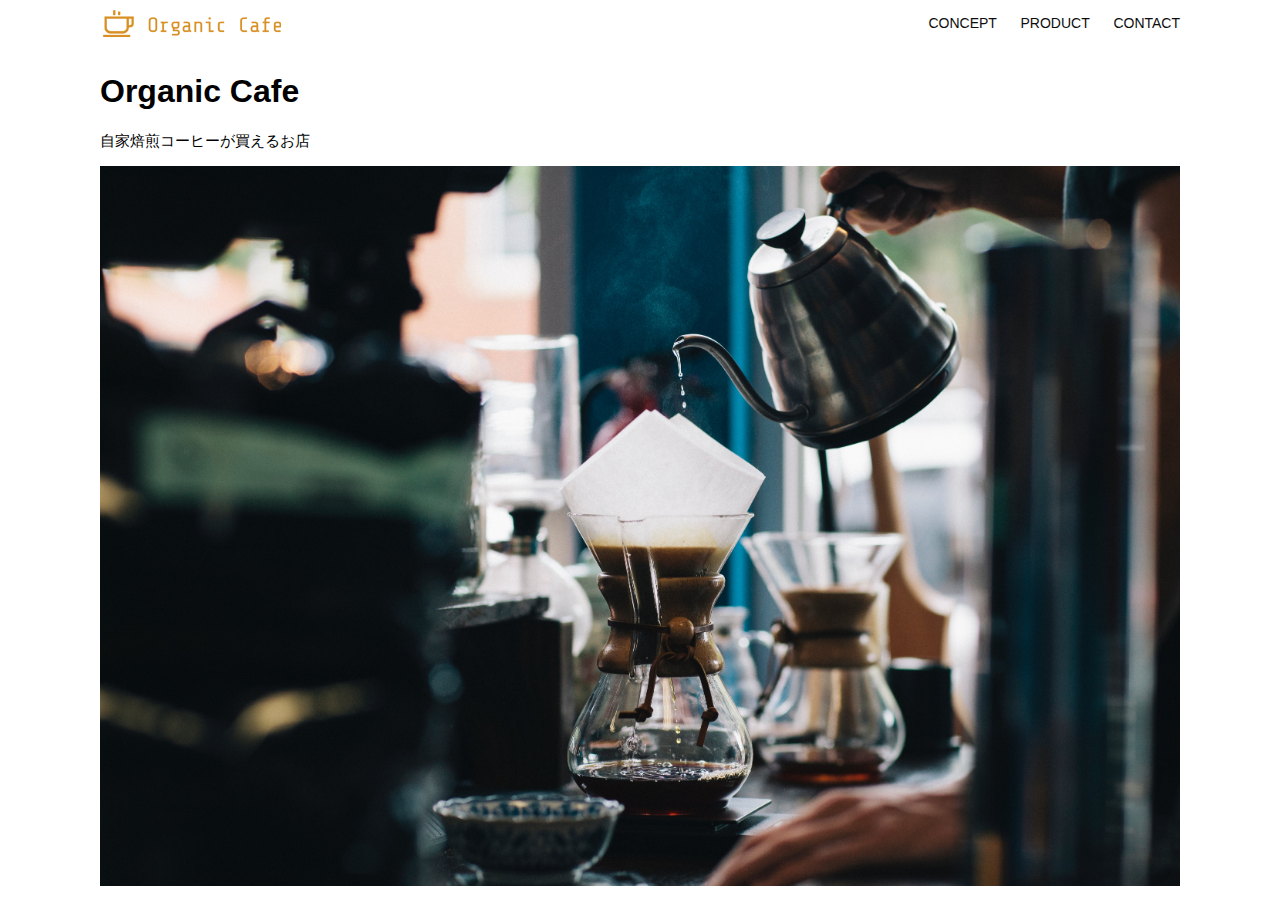
<file: html-css-kadai_013/index.html>
<!DOCTYPE html>
<html>
  <head>
    <title>Organic Cafe</title>
    <meta charset="UTF-8" />
    <meta name="description" content="自家焙煎のコーヒーがお家で楽しめるOrganic Cafe"/>
    <meta name="viewport" content="width=device-width, initial-scale=1.0" />
    <link rel="stylesheet" href="style.css" />
  </head>
  <body>
    <!-- ヘッダー -->
    <header>
      <!-- ロゴ -->
      <a href="index.html" id="logo"><img src="images/logo.png" alt="トップページに戻る"/></a>

      <!-- PC用ナビゲーション -->
      <nav id="nav-pc">
        <a href="index.html#concept">CONCEPT</a>
        <a href="index.html#product">PRODUCT</a>
        <a href="index.html#contact">CONTACT</a>
      </nav>
      <!-- スマホ用メニューボタン -->
       <img id="menu-sp" onclick="document.getElementById('nav-sp').style.display = 'block'" src="images/button-menu.png" alt="ナビゲーションを開く">
       <!-- SP向けのナビゲーション -->
        <nav id="nav-sp">
          <img id="close" onclick="document.getElementById('nav-sp').style.display = 'none'" src="images/button-close.png" alt="ナビゲーションを閉じる">
          <ul>
          <li><a id="logo-sp" href="index.html" onclick="document.getElementById('nav-sp').style.display = 'none'" ><img src="images/logo-sp.png" alt="トップページに戻る"></a></li>
          <li><a class="menu" href="index.html#concept" onclick="document.getElementById('nav-sp').style.display = 'none'">CONSEPT</a></li>
          <li><a class="menu" href="index.html#product" onclick="document.getElementById('nav-sp').style.display = 'none'">PRODUCT</a></li>
          <li><a class="menu" href="index.html#contact" onclick="document.getElementById('nav-sp').style.display = 'none'">CONTACT</a></li>
        </ul>
        </nav>
    </header>

    <main>
      <article>
        <!-- メインビジュアル -->
        <section id="main-visual">
          <div id="main-message">
            <h1>Organic Cafe</h1>
            <p>自家焙煎コーヒーが買えるお店</p>
          </div>
          <img src="images/main-image.jpg" alt="コーヒーをハンドドリップで淹れる画像"/>
        </section>
      </article>
    </main>
  </body>
</html>
</file>
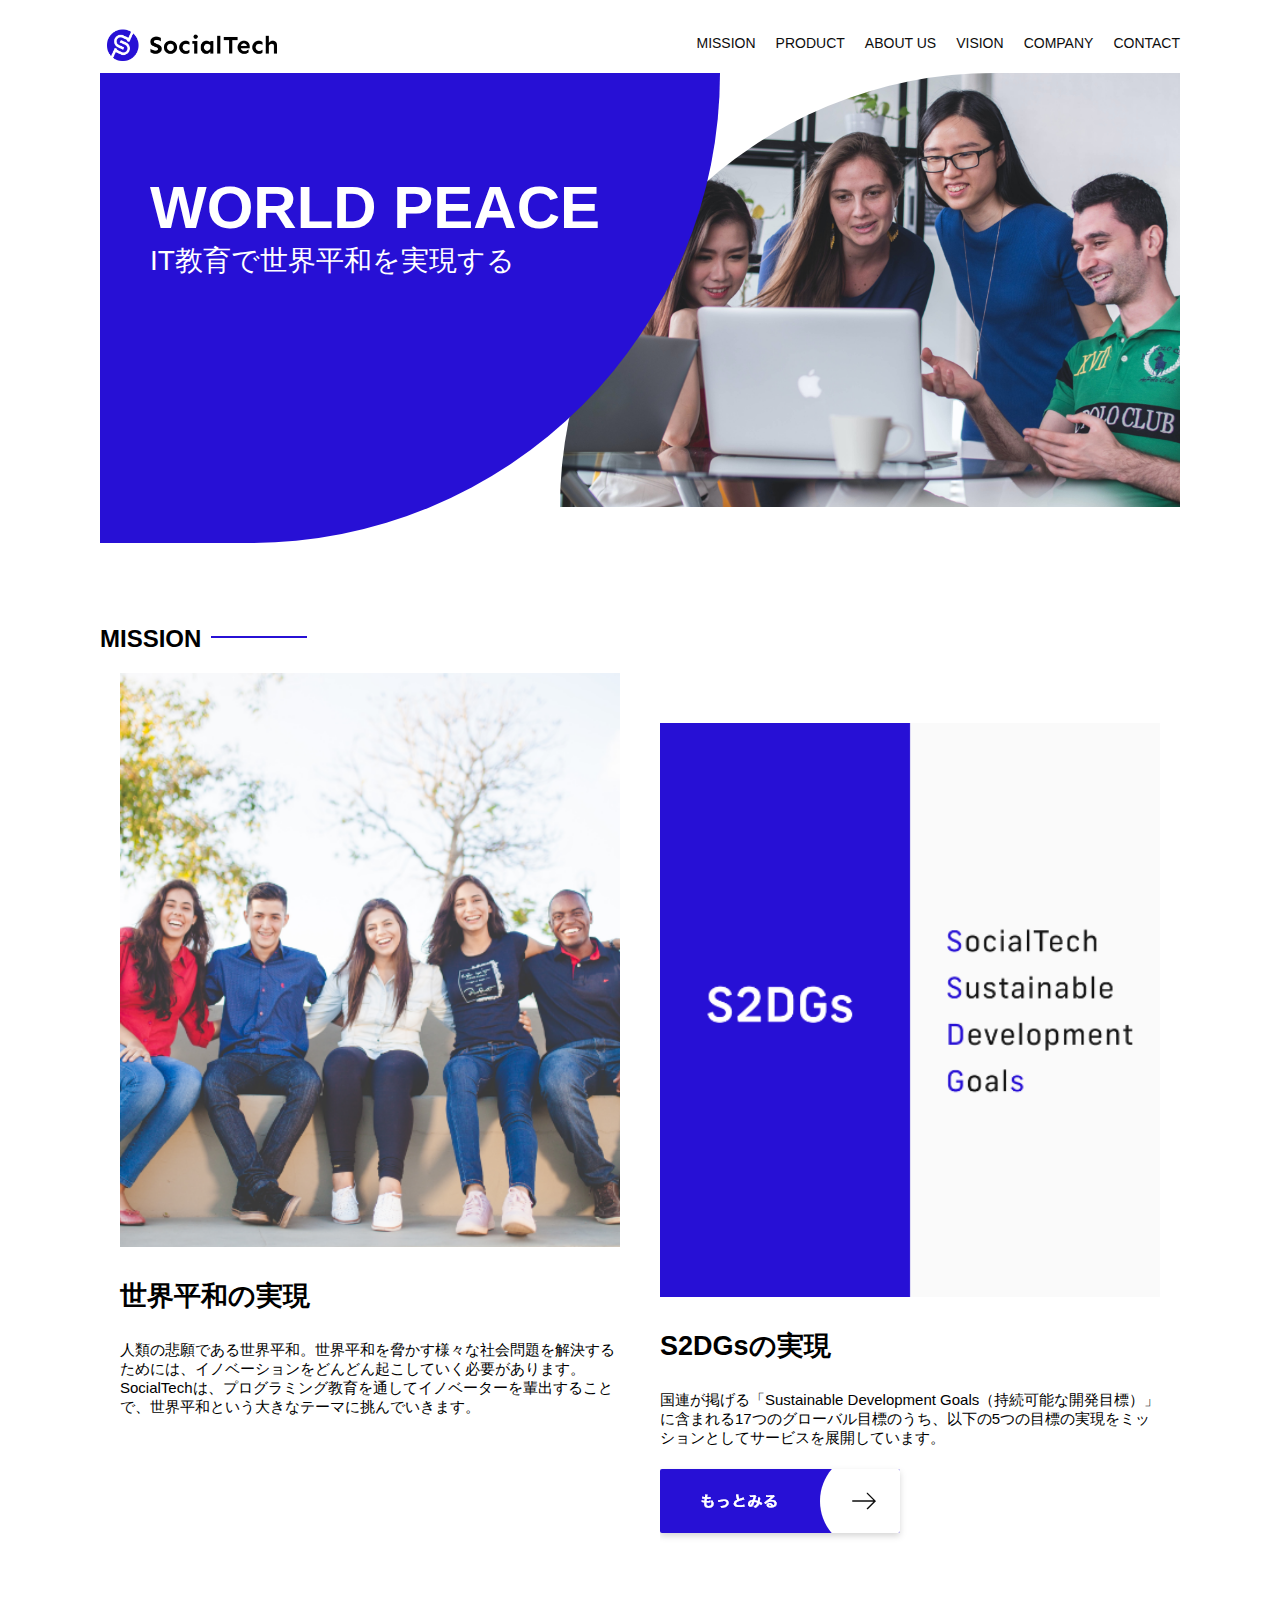
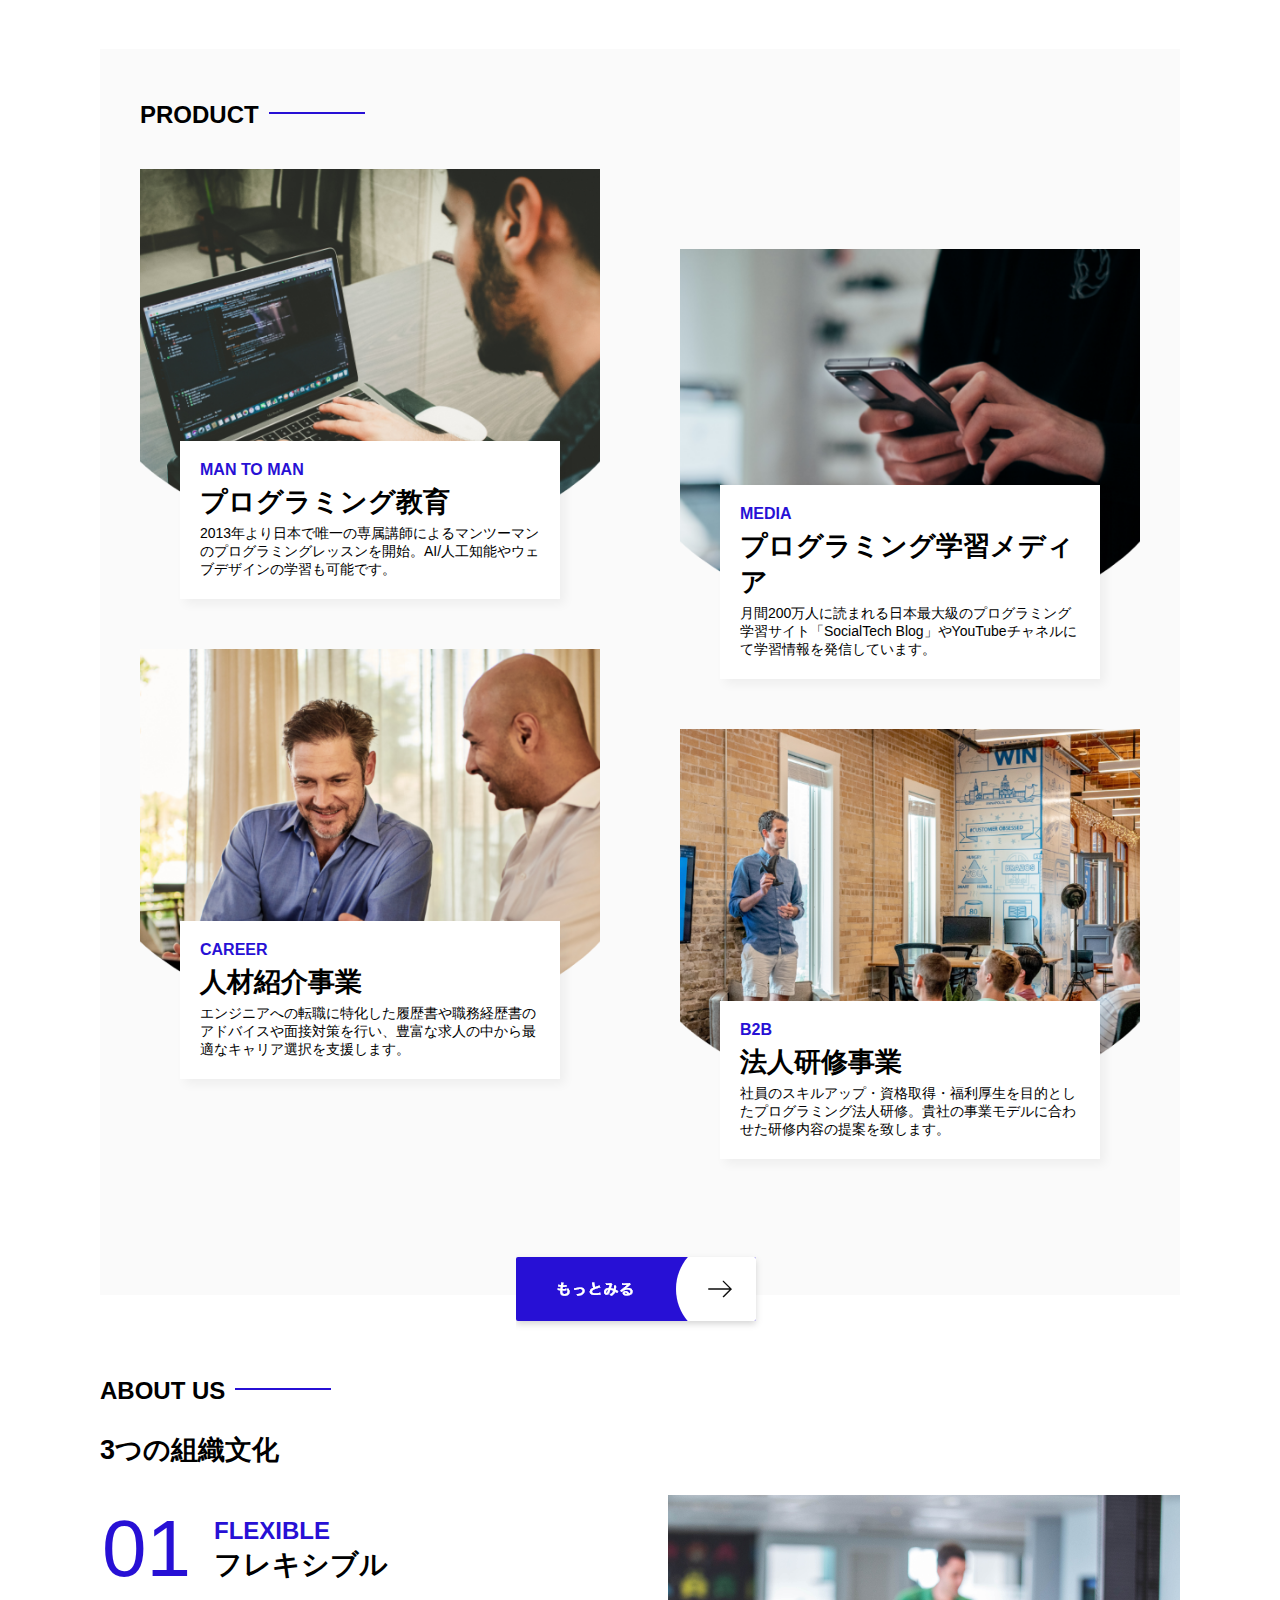
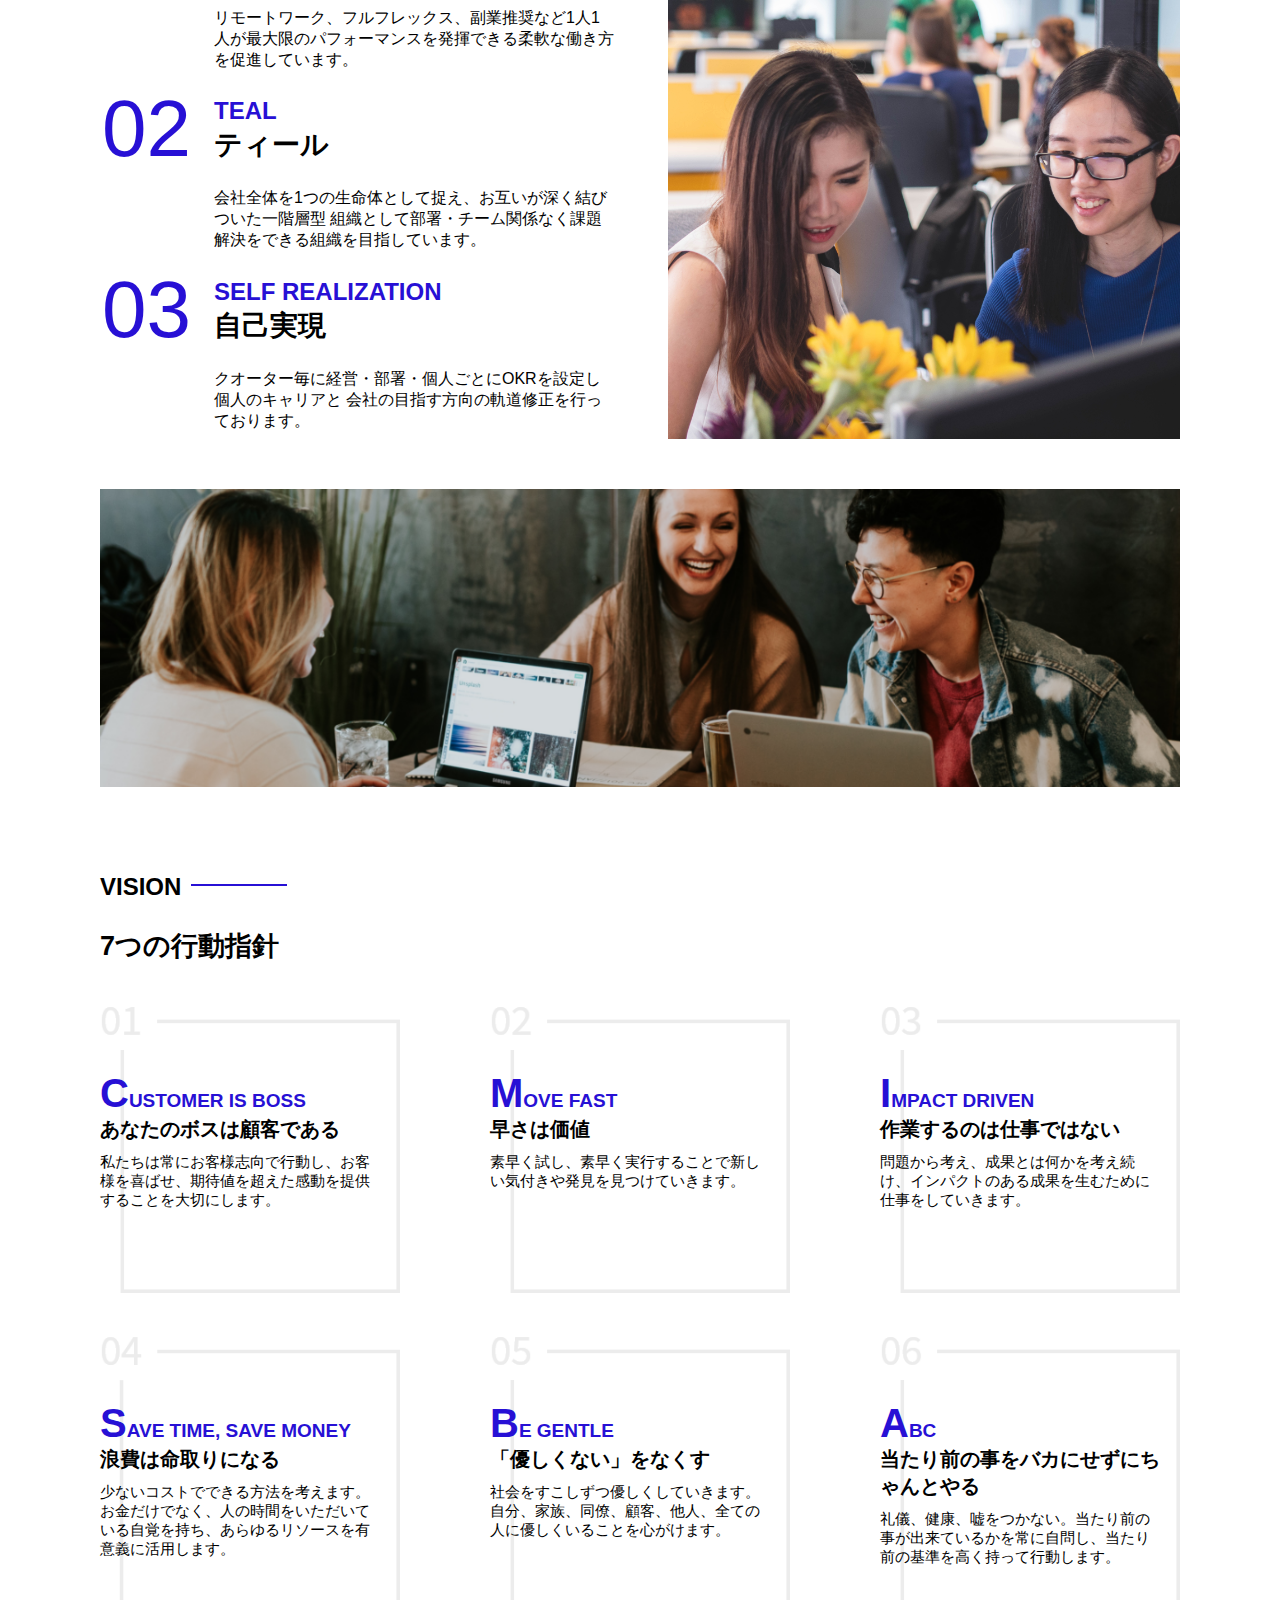
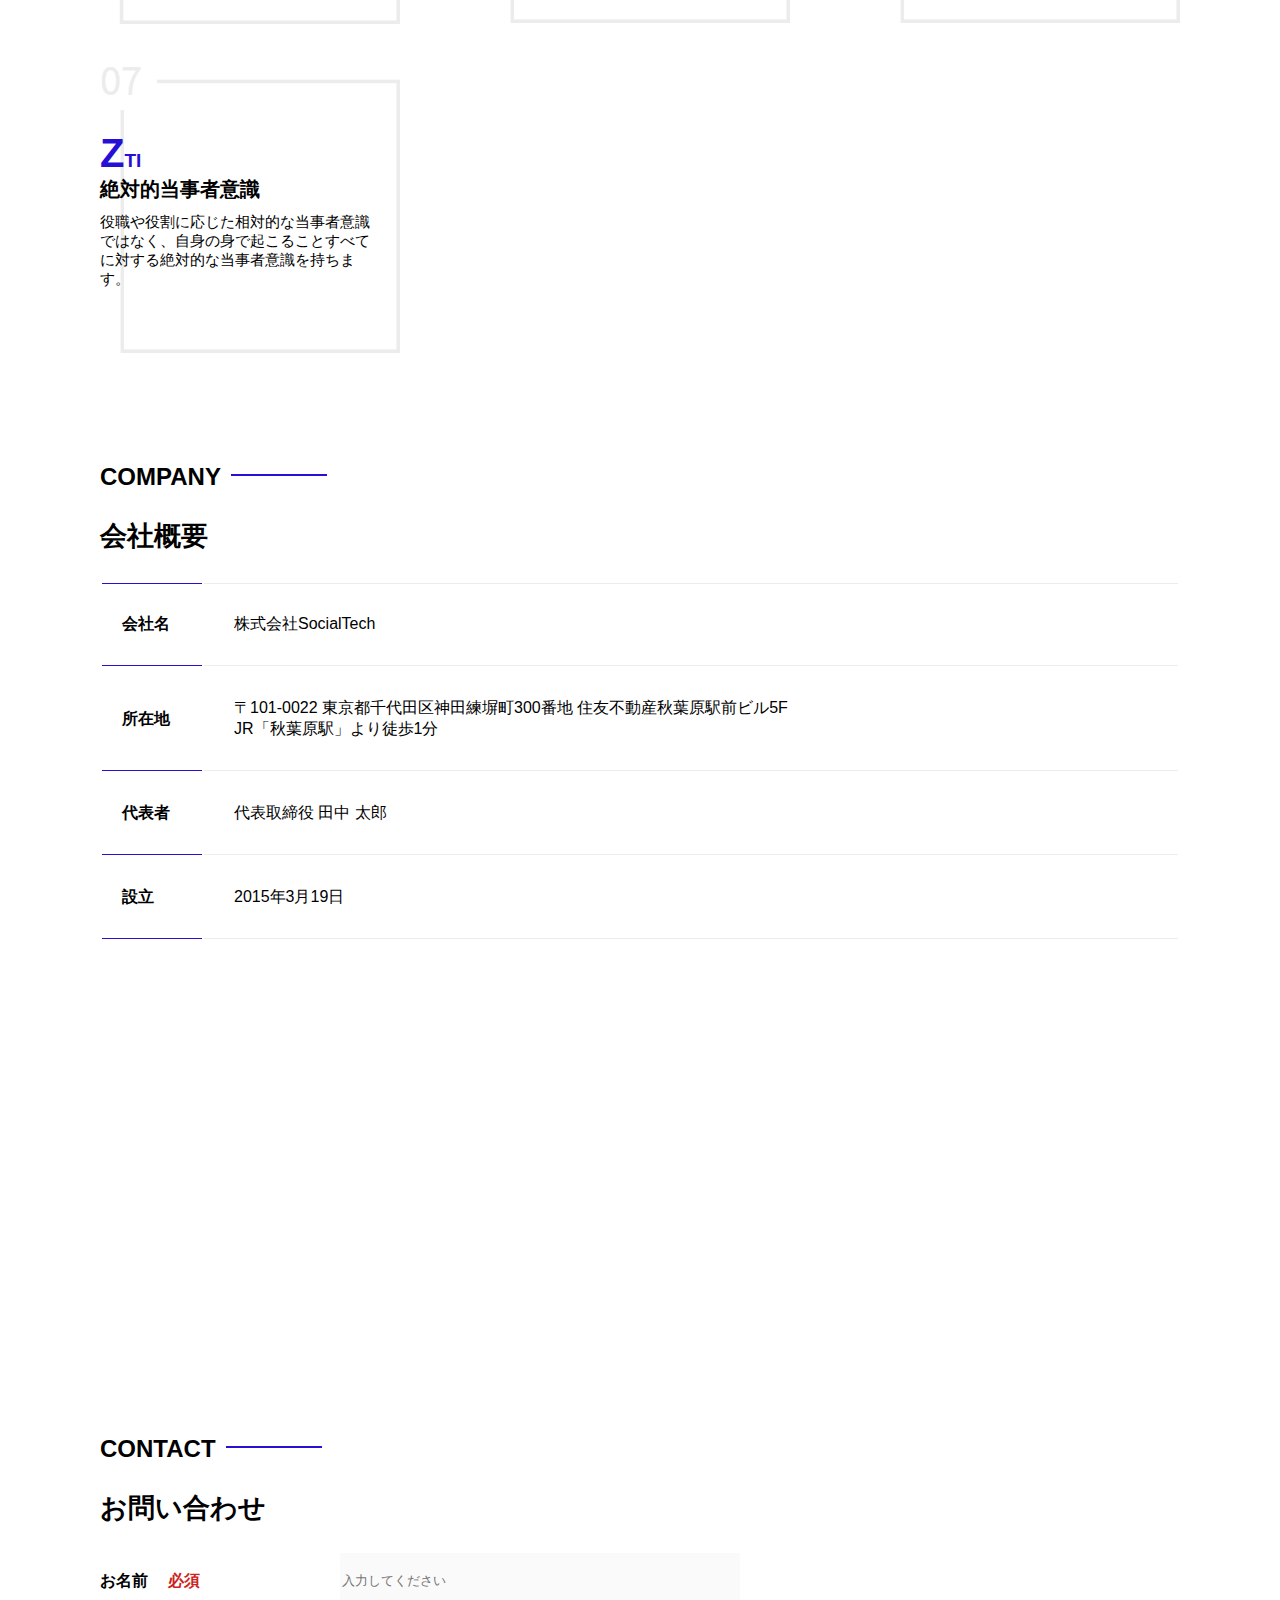
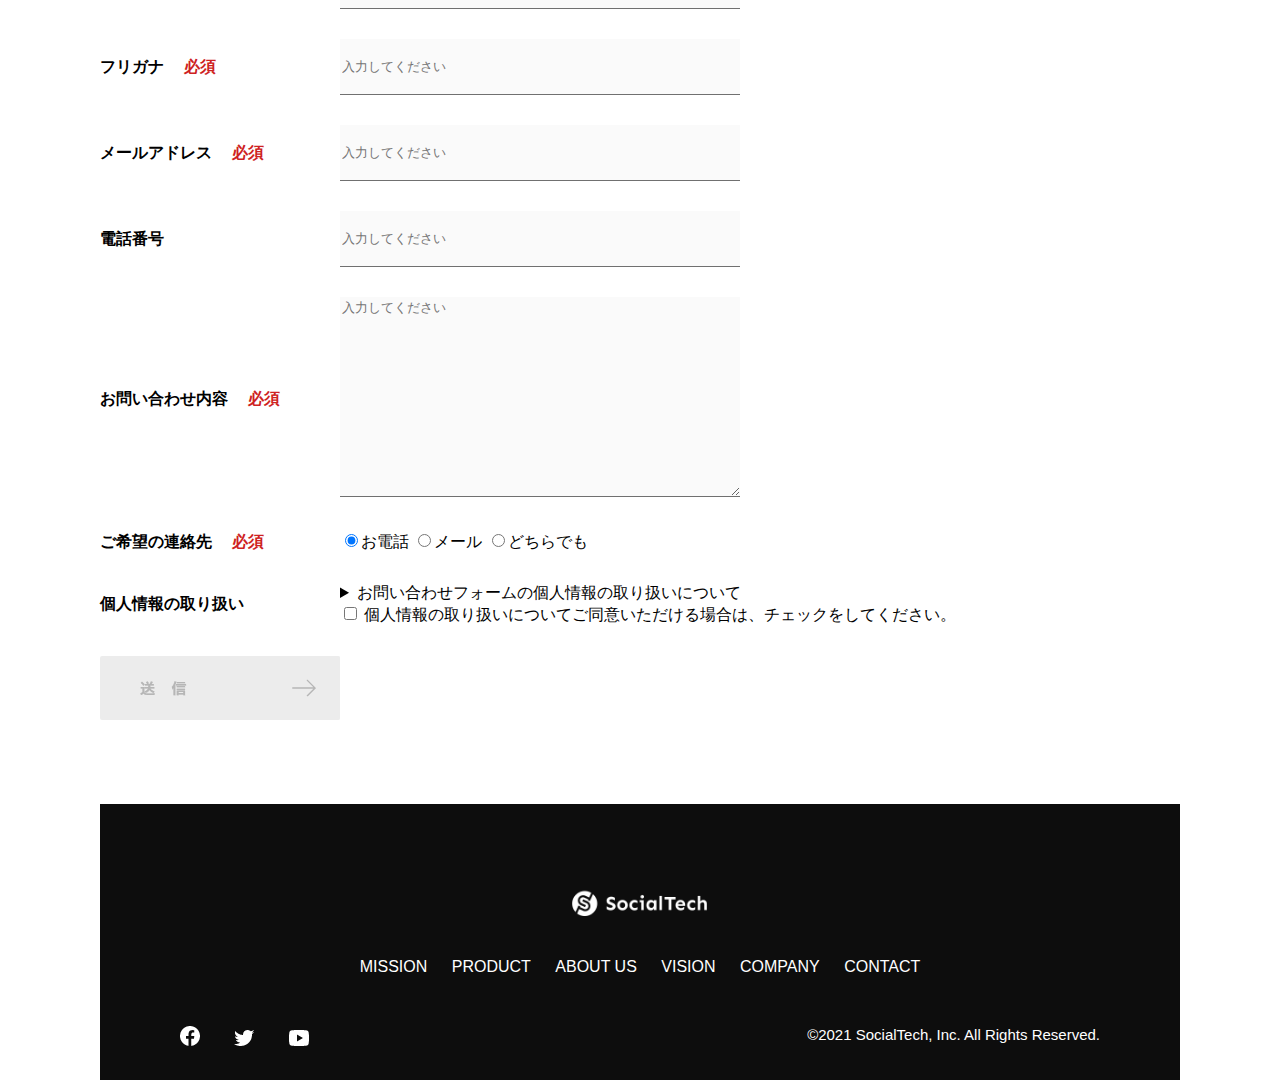
<file: socialtech/index.html>
<!DOCTYPE html>
<html>
<head>
    <title>SocialTech</title>
    <meta charset="UTF-8">
    <meta name="description" content="SocialTechはEdTech業界のリーディングカンパニーを目指します。">
    <meta name="viewport" content="width=decice-width, initial-scale=1.0">
    <link rel="stylesheet" href="style.css">
<body>
　<!--ヘッダー-->
　<header>
     <!--ロゴ-->
     <a href="index.html" id="logo"><img src="images/logo.png" alt="トップページに戻る"></a>
 
     <!-- PC用ナビゲーション -->
   <nav id="nav-pc">
        <ul>
        <li><a href="mission.html">MISSION</a></li>
        <li><a href="product.html">PRODUCT</a></li>
        <li><a href="index.html#aboutus">ABOUT US</a></li>
        <li><a href="index.html#vision">VISION</a></li>
        <li><a href="index.html#company">COMPANY</a></li>
        <li><a href="index.html#contact">CONTACT</a></li>
      </ul>
   </nav>
    <!-- スマホ用メニューボタン -->
    <button id="menu-sp" onclick="document.getElementById('nav-sp').style.display = 'block'">
      <img src="images/button-menu.png" alt="ナビゲーションを開く">
    </button>
      <!-- スマホ用ナビゲーション -->
      <div id="nav-sp">
        <button id="close" onclick="document.getElementById('nav-sp').style.display = 'none'">
          <img src="images/button-close.png" alt="ナビゲーションを閉じる">
        </button>

        <nav>
          <ul>
            <li>
              <a id="logo-sp" href="index.html" onclick="document.getElementById('nav-sp').style.display = 'none'"><img src="images/logo-sp.png" alt="トップページに戻る"></a>
            </li>
            <li><a class="menu" href="mission.html" onclick="document.getElementById('nav-sp').style.display = 'none'">MISSION</a></li>
            <li><a class="menu" href="product.html" onclick="document.getElementById('nav-sp').style.display = 'none'">PRODUCT</a></li>
            <li><a class="menu" href="index.html#aboutus" onclick="document.getElementById('nav-sp').style.display = 'none'">ABOUT US</a></li>
            <li><a class="menu" href="index.html#vision" onclick="document.getElementById('nav-sp').style.display = 'none'">VISION</a></li>
            <li><a class="menu" href="index.html#company" onclick="document.getElementById('nav-sp').style.display = 'none'">COMPANY</a></li>
            <li><a class="menu" href="index.html#contact" onclick="document.getElementById('nav-sp').style.display = 'none'">CONTACT</a></li>
          </ul>
        </nav>
        <div id="sns">
          <a href="https://www.facebook.com/sejuku2013">
            <img src="images/button-facebook.png" alt="Facebookのリンク">
          </a>
          <a href="https://twitter.com/samuraijuku">
            <img src="images/button-twitter.png" alt="Twitterのリンク">
          </a>
          <a href="https://www.youtube.com/channel/UCCFOQO5aDK0xXam4cUQXT8g">
            <img src="images/button-youtube.png" alt="YouTubeのリンク">
          </a>
        </div>
      </div>
  </header>
    <main>
      <article>
        <!-- メインビジュアル -->
       <section id="main-visual">
          <div id="main-message">
            <h1>WORLD PEACE</h1>
            <p>IT教育で世界平和を実現する</p>
          </div>
          <img src="images/index/index-main.png" alt="PCの周りに集まる多国籍の仲間たち">
      </section>
       <!--ミッション-->
       <section id="mission">
         <h2 class="index-h2">MISSION</h2>
        <div id="mission-flex">
          <div>
            <img id="mission-photo" src="images/index/index-mission.png" alt="屋外のベンチで写真を撮影する多国籍の仲間たち">
             <h3>世界平和の実現</h3>
             <p>
               人類の悲願である世界平和。世界平和を脅かす様々な社会問題を解決するためには、イノベーションをどんどん起こしていく必要があります。SocialTechは、プログラミング教育を通してイノベーターを輩出することで、世界平和という大きなテーマに挑んでいきます。
             </p>
          </div>
          <div>
            <img id="s2dgs" src="images/index/s2dgs.png" alt="S2DGs">
             <h3>S2DGsの実現</h3>
             <p>国連が掲げる「Sustainable Development Goals（持続可能な開発目標）」に含まれる17つのグローバル目標のうち、以下の5つの目標の実現をミッションとしてサービスを展開しています。</p>
              <a href="mission.html">
               <img src="images/button-more.png" alt="もっとみる">
             </a>
          </div>
        </div>
      </section>
       <!-- プロダクト -->
       <section id="product">
        <h2 class="index-h2">PRODUCT</h2>
         <div class="product-flex">
          <div id="product-left">
            <div>
              <img class="product-photo" src="images/index/index-mantoman.png" alt="PCでコードを書く男性">
              <div class="product-explain">
                <span>MAN TO MAN</span>
                <h3>プログラミング教育</h3>
                <p>2013年より日本で唯一の専属講師によるマンツーマンのプログラミングレッスンを開始。AI/人工知能やウェブデザインの学習も可能です。</p>
              </div>
            </div>
            <div>
              <img class="product-photo" src="images/index/index-career.png" alt="笑顔で話し合う2人の男性">
              <div class="product-explain">
                <span>CAREER</span>
                <h3>人材紹介事業</h3>
                <p>エンジニアへの転職に特化した履歴書や職務経歴書のアドバイスや面接対策を行い、豊富な求人の中から最適なキャリア選択を支援します。</p>
              </div>
            </div>
          </div>
          <div id="product-right">
            <div>
              <img class="product-photo" src="images/index/index-media.png" alt="スマートフォンを操作する人">
              <div class="product-explain">
                <span>MEDIA</span>
                <h3>プログラミング学習メディア</h3>
                <p>月間200万人に読まれる日本最大級のプログラミング学習サイト「SocialTech Blog」やYouTubeチャネルにて学習情報を発信しています。</p>
              </div>
            </div>
            <div>
              <img class="product-photo" src="images/index/index-b2b.png" alt="講演中の男性とそれを聴く人々">
              <div class="product-explain">
                <span>B2B</span>
                <h3>法人研修事業</h3>
                <p>社員のスキルアップ・資格取得・福利厚生を目的としたプログラミング法人研修。貴社の事業モデルに合わせた研修内容の提案を致します。</p>
              </div>
            </div>
          </div>
        </div>
        <div id="product-more">
          <a href="product.html">
            <img src="images/button-more.png" alt="もっとみる">
          </a>
          </div>
         </div>
       </section>
        <!---ABOUT US-->
        <section id="aboutus">
          <h2 class="index-h2">ABOUT US</h2>
          <h3>3つの組織文化</h3>
          <div>
            <table class="culture-table">
              <tr>
                <td class="culture-num">01</td>
                <th><span class="culture-en">FLEXIBLE</span><br>フレキシブル</th>
                </tr>
              <tr>
                <td>
                  <!--空のセル-->
                </td>
                <td class="culture-description">リモートワーク、フルフレックス、副業推奨など1人1人が最大限のパフォーマンスを発揮できる柔軟な働き方を促進しています。</td>
              </tr>
              <tr>
                <td class="culture-num">02</td>
                <th><span class="culture-en">TEAL</span><br>ティール</th>
              </tr>
              <tr>
                <td>
                  <!--空のセル-->
                </td>
                <td class="culture-description">会社全体を1つの生命体として捉え、お互いが深く結びついた一階層型 組織として部署・チーム関係なく課題解決をできる組織を目指しています。</td>
              </tr>
              <tr>
                <td class="culture-num">03</td>
                <th><span class="culture-en">SELF REALIZATION</span><br>自己実現</th>
              </tr>
              <tr>
                <td>
                  <!--空のセル-->
                </td>
                <td class="culture-description">クオーター毎に経営・部署・個人ごとにOKRを設定し個人のキャリアと 会社の目指す方向の軌道修正を行っております。</td>
              </tr>
            </table>
            <img class="culture-img" src="images/index/index-aboutus1.png" alt="笑顔で話し合う2人の女性">
          </div>
          <img class="culture-img2" src="images/index/index-aboutus2.png" alt="笑顔で話し合う3人の男女">
        </section>
         <!-- VISION -->
       <section id="vision">
        <h2 class="index-h2">VISION</h2>
        <h3>7つの行動指針</h3>
        <div>
          <div class="vision-box">
            <img src="images/index/vision-01.png" alt="01">
            <div>
              <h4>CUSTOMER IS BOSS</h4>
              <h5>あなたのボスは顧客である</h5>
              <p>私たちは常にお客様志向で行動し、お客様を喜ばせ、期待値を超えた感動を提供することを大切にします。</p>
            </div>
          </div>
          <div class="vision-box">
            <img src="images/index/vision-02.png" alt="02">
            <div>
              <h4>MOVE FAST</h4>
              <h5>早さは価値</h5>
              <p>素早く試し、素早く実行することで新しい気付きや発見を見つけていきます。</p>
            </div>
          </div>
          <div class="vision-box">
            <img src="images/index/vision-03.png" alt="03">
            <div>
              <h4>IMPACT DRIVEN</h4>
              <h5>作業するのは仕事ではない</h5>
              <p>問題から考え、成果とは何かを考え続け、インパクトのある成果を生むために仕事をしていきます。</p>
            </div>
          </div>
          <div class="vision-box">
            <img src="images/index//vision-04.png" alt="04">
            <div>
              <h4>SAVE TIME, SAVE MONEY</h4>
              <h5>浪費は命取りになる</h5>
              <p>少ないコストでできる方法を考えます。お金だけでなく、人の時間をいただいている自覚を持ち、あらゆるリソースを有意義に活用します。</p>
            </div>
          </div>
          <div class="vision-box">
            <img src="images/index/vision-05.png" alt="05">
            <div>
              <h4>BE GENTLE</h4>
              <h5>「優しくない」をなくす</h5>
              <p>社会をすこしずつ優しくしていきます。自分、家族、同僚、顧客、他人、全ての人に優しくいることを心がけます。</p>
            </div>
          </div>
          <div class="vision-box">
            <img src="images/index/vision-06.png" alt="06">
            <div>
              <h4>ABC</h4>
              <h5>当たり前の事をバカにせずにちゃんとやる</h5>
              <p>礼儀、健康、嘘をつかない。当たり前の事が出来ているかを常に自問し、当たり前の基準を高く持って行動します。</p>
            </div>
          </div>
          <div class="vision-box">
            <img src="images/index/vision-07.png" alt="07">
            <div>
              <h4>ZTI</h4>
              <h5>絶対的当事者意識</h5>
              <p>役職や役割に応じた相対的な当事者意識ではなく、自身の身で起こることすべてに対する絶対的な当事者意識を持ちます。</p>
            </div>
          </div>
        </div>
      </section>
        <!-- COMPANY -->
        <section id="company">
          <h2 class="index-h2">COMPANY</h2>
          <h3>会社概要</h3>
          <table id="company-table">
            <tr>
              <th class="tableheader tableheader-first">会社名</th>
              <td class="cell cell-first">株式会社SocialTech</td>
            </tr>
            <tr>
              <th class="tableheader">所在地</th>
              <td class="cell">〒101-0022 東京都千代田区神田練塀町300番地 住友不動産秋葉原駅前ビル5F<br>JR「秋葉原駅」より徒歩1分</td>
            </tr>
            <tr>
              <th class="tableheader">代表者</th>
              <td class="cell">代表取締役 田中 太郎</td>
            </tr>
            <tr>
              <th class="tableheader">設立</th>
              <td class="cell">2015年3月19日</td>
            </tr>
          </table>
          <iframe 
          src="https://www.google.com/maps/embed?pb=!1m18!1m12!1m3!1d3240.0688551336807!2d139.7720776771055!3d35.69992317258124!2m3!1f0!2f0!3f0!3m2!1i1024!2i768!4f13.1!3m3!1m2!1s0x60188fee13660e23%3A0x77137876edf742ac!2z5L2P5Y-L5LiN5YuV55Sj56eL6JGJ5Y6f6aeF5YmN44OT44Or!5e0!3m2!1sja!2sjp!4v1704858013291!5m2!1sja!2sjp" 
          style="border: 0" allowfullscreen="" loading="lazy">
          </iframe>
        </section>
          <!-- お問い合わせフォーム -->
       <section id="contact">
        <h2 class="index-h2">CONTACT</h2>
        <h3>お問い合わせ</h3>
        <form>
          <div>
            <div class="contact-heading">
              <label class="contact-label">お名前<span class="contact-span">必須</span></label>
            </div>
            <div>
              <input type="text" name="name" placeholder="入力してください" class="contact-textbox">
            </div>
          </div>
          <div>
            <div class="contact-heading">
              <label class="contact-label">フリガナ<span class="contact-span">必須</span></label>
            </div>
            <div>
              <input type="text" name="hurigana" placeholder="入力してください" class="contact-textbox">
            </div>
          </div>
          <div>
            <div class="contact-heading">
              <label class="contact-label">メールアドレス<span class="contact-span">必須</span></label>
            </div>
            <div>
              <input type="text" name="email" placeholder="入力してください" class="contact-textbox">
            </div>
          </div>
          <div>
            <div class="contact-heading">
              <label class="contact-label">電話番号</label>
            </div>
            <div>
              <input type="text" name="tel" placeholder="入力してください" class="contact-textbox">
            </div>
          </div>
          <div>
            <div class="contact-heading">
              <label class="contact-label">お問い合わせ内容<span class="contact-span">必須</span></label>
            </div>
            <div>
              <textarea class="contact-textarea" placeholder="入力してください" name="message"></textarea>
            </div>
          </div>
          <div>
            <div class="contact-heading">
              <label class="contact-label">ご希望の連絡先<span class="contact-span">必須</span></label>
            </div>
            <div>
              <input class="radiobutton" type="radio" value="tel" name="contact" checked><label>お電話</label>
              <input class="radiobutton" type="radio" value="mail" name="contact"><label>メール</label>
              <input class="radiobutton" type="radio" value="both" name="contact"><label>どちらでも</label>
            </div>
          </div>
          <div>
            <div class="contact-heading">
              <label class="contact-label">個人情報の取り扱い</label>
            </div>
            <div>
              <details>
                <summary>お問い合わせフォームの個人情報の取り扱いについて</summary>
                <div>
                  <dl>
                    <dt>１．組織の名称又は氏名</dt>
                    <dd>株式会社SocialTech</dd>
                    <dt>２．個人情報保護管理者（若しくはその代理人）の氏名又は職名、所属及び連絡先</dt>
                    <dd>
                      <p>鈴木 一郎 コーポレート部</p>
                      <p>メールアドレス：samurai@example.com</p>
                      <p>TEL：03-1234-5678</p>
                    </dd>
                    <dt>３．個人情報の利用目的</dt>
                    <dd>
                      <ul>
                        <li>本サービス及び本サービスに関連する情報の提供又はそれらに関する連絡のため</li>
                        <li>ユーザーの本人確認のため</li>
                        <li>当社サービスのご案内のため</li>
                        <li>当社の商品等の広告または宣伝（電子メールによるものを含むものとします。）</li>
                      </ul>
                    </dd>
                    <dt>４．個人情報の取り扱い業務の委託</dt>
                    <dd>個人情報の取扱業務の全部または一部を外部に業務委託する場合があります。その際、弊社は、個人情報を適切に保護できる管理体制を敷き実行していることを条件として委託先を厳選したうえで、機密保持契約を委託先と締結し、お客様の個人情報を厳密に管理させます。</dd>
                    <dt>５．個人情報の開示等の請求</dt>
                    <dd>
                      お客様は、弊社に対してご自身の個人情報の開示等（利用目的の通知、開示、内容の訂正・追加・削除、利用の停止または消去、第三者への提供の停止）に関して、当社問合わせ窓口に申し出ることができます。<br>
                      その際、弊社はお客様ご本人を確認させていただいたうえで、合理的な期間内に対応いたします。<br>
                      なお、個人情報に関する弊社問合わせ先は、次の通りです。
                    </dd>
                    <dd>
                      <p>株式会社SocialTech　個人情報問合せ窓口</p>
                      <p>〒150-0043　東京都千代田区神田練塀町300番地 住友不動産秋葉原駅前ビル5F</p>
                      <p>メールアドレス：samurai@example.com　TEL：03-1234-5678</p>
                    </dd>

                    <dt>６．個人情報を提供されることの任意性について</dt>
                    <dd>お客様がご自身の個人情報を弊社に提供されるか否かは、お客様のご判断によりますが、もしご提供されない場合には、適切なサービスが提供できない場合がありますので予めご了承ください。</dd>
                  </dl>
                </div>
              </details>
              <input type="checkbox" name="agree">
              <span>個人情報の取り扱いについてご同意いただける場合は、チェックをしてください。</span>
            </div>
          </div>
          <input type="image" src="images/button-submit.png" alt="送信する">
        </form>
      </section>
      </article>
    </main>

    <footer>
      <div id="footer-logo">
        <img src="images/logo-sp.png" alt="SocialTech">
      </div>
      <div id="footer-link">
        <a href="mission.html">MISSION</a>
        <a href="product.html">PRODUCT</a>
        <a href="index.html#aboutus">ABOUT US</a>
        <a href="index.html#vision">VISION</a>
        <a href="index.html#company">COMPANY</a>
        <a href="index.html#contact">CONTACT</a>
      </div>
      <div id="sns-footer">
        <div class="sns-btns">
          <a href="https://www.facebook.com/sejuku2013"><img src="images/button-facebook.png" alt="Facebookのリンク"></a>
          <a href="https://twitter.com/samuraijuku"><img src="images/button-twitter.png" alt="Twitterのリンク"></a>
          <a href="https://www.youtube.com/channel/UCCFOQO5aDK0xXam4cUQXT8g"><img src="images/button-youtube.png" alt="YouTubeのリンク"></a>
        </div>
        <p id="copyright">&copy;2021 SocialTech, Inc. All Rights Reserved.</p>
      </div>
    </footer>

  </body>
</html>
</file>
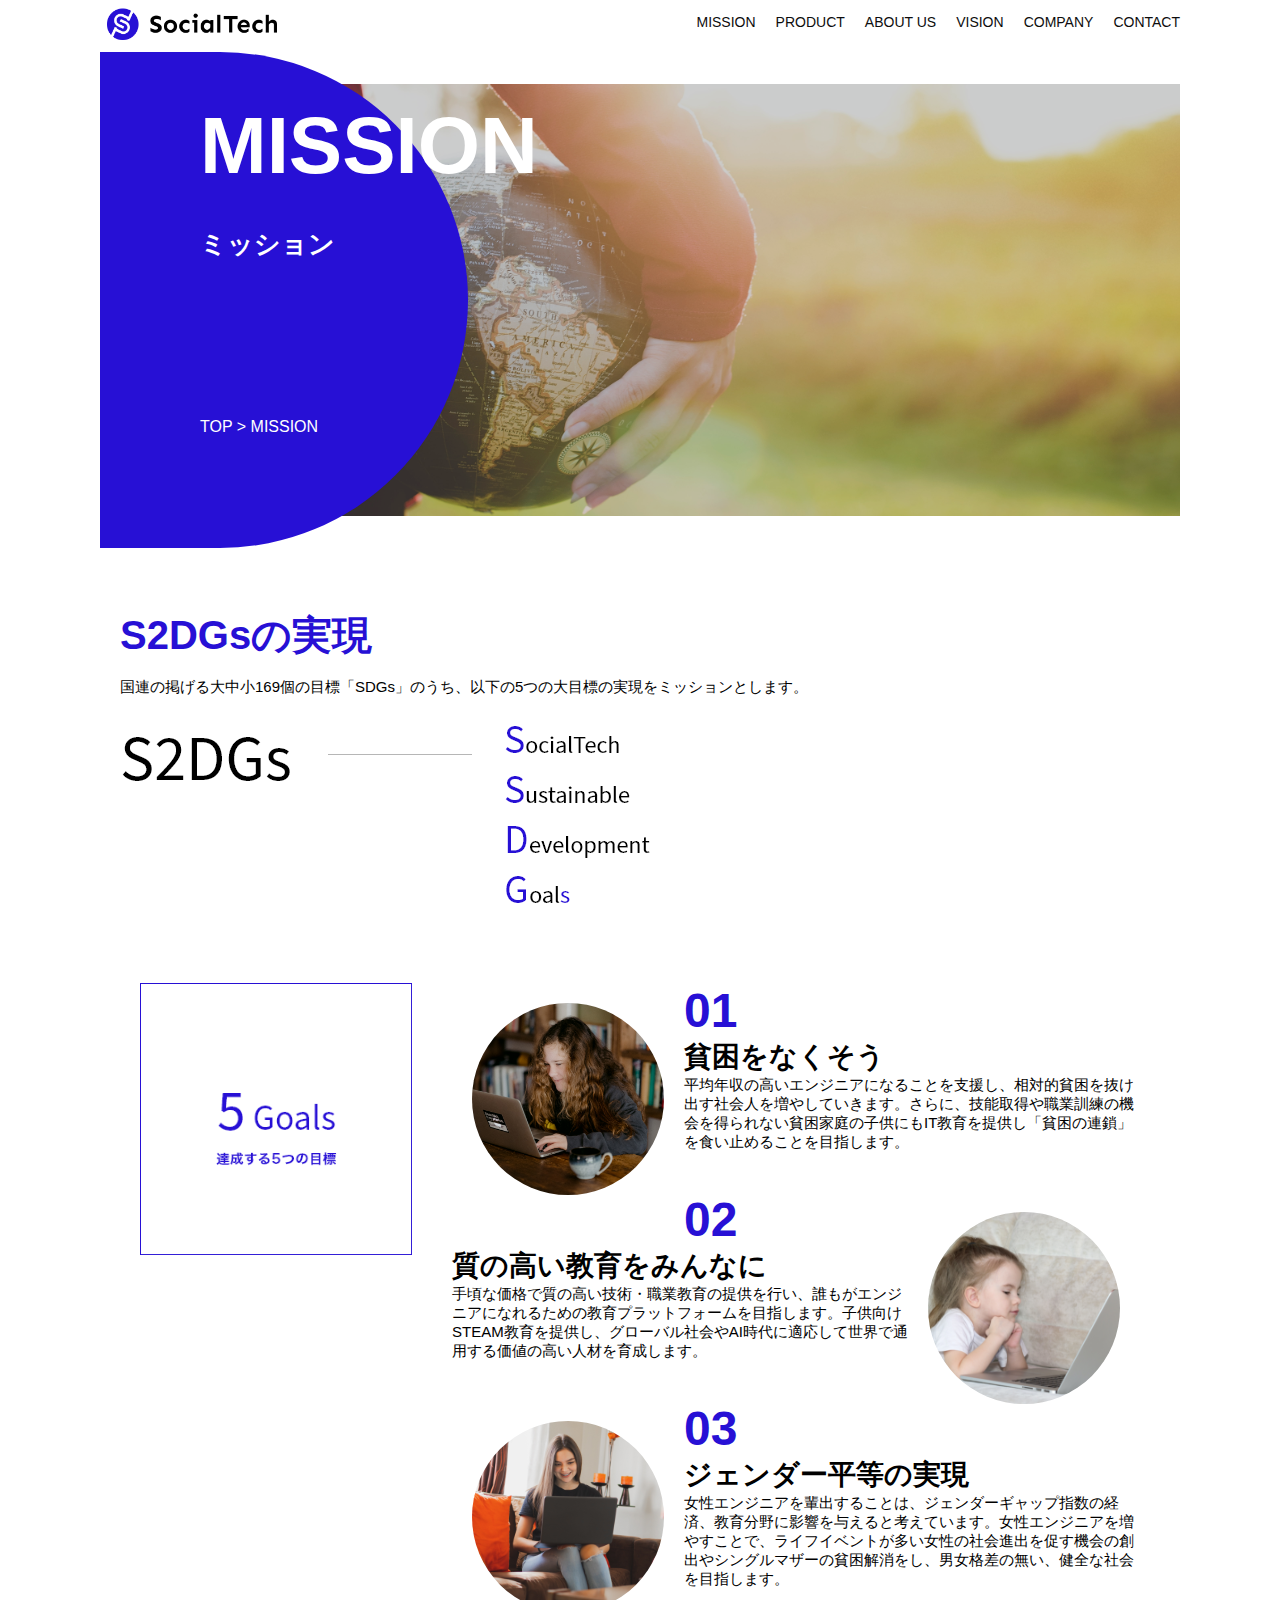
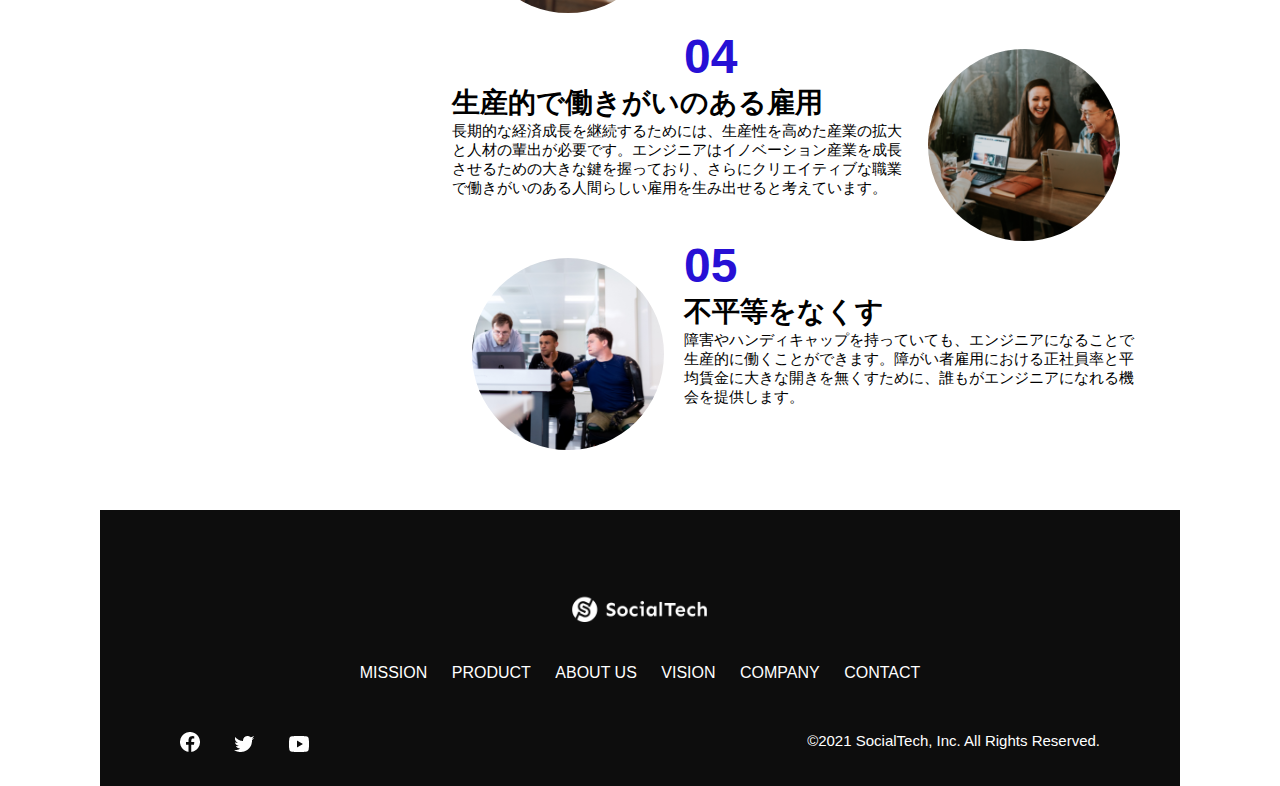
<file: socialtech/mission.html>
<!DOCTYPE html>
  <html>
    <head>
      <title>SocialTech - MISSION ミッション -</title>
      <meta charset="utf-8">
      <meta name="description" content="SocialTechが目指す5つの目標（S2DGs）を紹介します">
      <meta name="viewport" content="width=device-width, initial-scale=1.0">
      <link rel="stylesheet" href="style.css">
    </head>
  
    <body>
      <!-- ヘッダー -->
      <header>
        <!-- ロゴ -->
        <a href="index.html" id="logo">
          <img src="images/logo.png" alt="トップページに戻る">
        </a>
  
        <!-- PC用ナビゲーション -->
        <nav id="nav-pc">
          <ul>
            <li><a href="mission.html">MISSION</a></li>
            <li><a href="product.html">PRODUCT</a></li>
            <li><a href="index.html#aboutus">ABOUT US</a></li>
            <li><a href="index.html#vision">VISION</a></li>
            <li><a href="index.html#company">COMPANY</a></li>
            <li><a href="index.html#contact">CONTACT</a></li>
          </ul>
        </nav>
  
        <!-- スマホ用メニューボタン -->
        <button id="menu-sp" onclick="document.getElementById('nav-sp').style.display = 'block'">
          <img src="images/button-menu.png" alt="ナビゲーションを開く">
        </button>
  
        <!-- スマホ用ナビゲーション -->
        <div id="nav-sp">
          <button id="close" onclick="document.getElementById('nav-sp').style.display = 'none'">
            <img src="images/button-close.png" alt="ナビゲーションを閉じる">
          </button>
  
          <nav>
            <ul>
              <li>
                <a id="logo-sp" href="index.html" onclick="document.getElementById('nav-sp').style.display = 'none'"><img src="images/logo-sp.png" alt="トップページに戻る"></a>
              </li>
              <li><a class="menu" href="mission.html" onclick="document.getElementById('nav-sp').style.display = 'none'">MISSION</a></li>
              <li><a class="menu" href="product.html" onclick="document.getElementById('nav-sp').style.display = 'none'">PRODUCT</a></li>
              <li><a class="menu" href="index.html#aboutus" onclick="document.getElementById('nav-sp').style.display = 'none'">ABOUT US</a></li>
              <li><a class="menu" href="index.html#vision" onclick="document.getElementById('nav-sp').style.display = 'none'">VISION</a></li>
              <li><a class="menu" href="index.html#company" onclick="document.getElementById('nav-sp').style.display = 'none'">COMPANY</a></li>
              <li><a class="menu" href="index.html#contact" onclick="document.getElementById('nav-sp').style.display = 'none'">CONTACT</a></li>
            </ul>
          </nav>
          <div id="sns">
            <a href="https://www.facebook.com/sejuku2013">
              <img src="images/button-facebook.png" alt="Facebookのリンク">
            </a>
            <a href="https://twitter.com/samuraijuku">
              <img src="images/button-twitter.png" alt="Twitterのリンク">
            </a>
            <a href="https://www.youtube.com/channel/UCCFOQO5aDK0xXam4cUQXT8g">
              <img src="images/button-youtube.png" alt="YouTubeのリンク">
            </a>
          </div>
        </div>
      </header>
  
      <main>
        <article>
          <section id="mission-main">
            <div class="mission-main-inner">
              <div id="mission-title">
                <h1>MISSION<br><span>ミッション</span></h1>
                <p>TOP > MISSION</p>
              </div>
            </div>
          </section>

          <section id="mission-s2dgs">
            <h2 class="mission-h2">S2DGsの実現</h2>
            <p>国連の掲げる大中小169個の目標「SDGs」のうち、以下の5つの大目標の実現をミッションとします。</p>
            <img src="images/mission/mission-s2dgs.png" alt="S2DGs">
          </section>
          
          <section id="mission-five-goals">
            <div class="five-goals-image">
              <img src="images/mission/mission-5goals.png" alt="5Goals">
            </div>
            <div class="five-goals-read">
              <div>
                <img class="fivegoals-image-left" src="images/mission/mission-5goals01.png" alt="PCを操作する女の子">
                <span class="fivegoals-number">01</span>
                <h3 class="fivegoals-h3">貧困をなくそう</h3>
                <p class="fivegoals-p">平均年収の高いエンジニアになることを支援し、相対的貧困を抜け出す社会人を増やしていきます。さらに、技能取得や職業訓練の機会を得られない貧困家庭の子供にもIT教育を提供し「貧困の連鎖」を食い止めることを目指します。</p>
              </div>
              <div>
                <img class="fivegoals-image-right" src="images/mission/mission-5goals02.png" alt="PCを見つめる小さい女の子">
                <span class="fivegoals-number">02</span>
                <h3 class="fivegoals-h3">質の高い教育をみんなに</h3>
                <p class="fivegoals-p">手頃な価格で質の高い技術・職業教育の提供を行い、誰もがエンジニアになれるための教育プラットフォームを目指します。子供向けSTEAM教育を提供し、グローバル社会やAI時代に適応して世界で通用する価値の高い人材を育成します。</p>
              </div>
              <div>
                <img class="fivegoals-image-left" src="images/mission/mission-5goals03.png" alt="PCを操作する女性">
  
                <span class="fivegoals-number">03</span>
                <h3 class="fivegoals-h3">ジェンダー平等の実現</h3>
                <p class="fivegoals-p">女性エンジニアを輩出することは、ジェンダーギャップ指数の経済、教育分野に影響を与えると考えています。女性エンジニアを増やすことで、ライフイベントが多い女性の社会進出を促す機会の創出やシングルマザーの貧困解消をし、男女格差の無い、健全な社会を目指します。</p>
              </div>
              <div>
                <img class="fivegoals-image-right" src="images/mission/mission-5goals04.png" alt="笑顔で話し合う3人の男女">
                <span class="fivegoals-number">04</span>
                <h3 class="fivegoals-h3">生産的で働きがいのある雇用</h3>
                <p class="fivegoals-p">長期的な経済成長を継続するためには、生産性を高めた産業の拡大と人材の輩出が必要です。エンジニアはイノベーション産業を成長させるための大きな鍵を握っており、さらにクリエイティブな職業で働きがいのある人間らしい雇用を生み出せると考えています。</p>
              </div>
              <div>
                <img class="fivegoals-image-left" src="images/mission/mission-5goals05.png" alt="障害を持つ男性が生き生きと働く様子">
                <span class="fivegoals-number">05</span>
                <h3 class="fivegoals-h3">不平等をなくす</h3>
                <p class="fivegoals-p">障害やハンディキャップを持っていても、エンジニアになることで生産的に働くことができます。障がい者雇用における正社員率と平均賃金に大きな開きを無くすために、誰もがエンジニアになれる機会を提供します。</p>
              </div>
            </div>
          </section>
        </article>
      </main>
  
      <footer>
        <div id="footer-logo">
          <img src="images/logo-sp.png" alt="SocialTech">
        </div>
        <div id="footer-link">
          <a href="mission.html">MISSION</a>
          <a href="product.html">PRODUCT</a>
          <a href="index.html#aboutus">ABOUT US</a>
          <a href="index.html#vision">VISION</a>
          <a href="index.html#company">COMPANY</a>
          <a href="index.html#contact">CONTACT</a>
        </div>
        <div id="sns-footer">
          <div class="sns-btns">
            <a href="https://www.facebook.com/sejuku2013"><img src="images/button-facebook.png" alt="Facebookのリンク"></a>
            <a href="https://twitter.com/samuraijuku"><img src="images/button-twitter.png" alt="Twitterのリンク"></a>
            <a href="https://www.youtube.com/channel/UCCFOQO5aDK0xXam4cUQXT8g"><img src="images/button-youtube.png" alt="YouTubeのリンク"></a>
          </div>
          <p id="copyright">&copy;2021 SocialTech, Inc. All Rights Reserved.</p>
        </div>
      </footer>
  
    </body>
  </html>
</file>
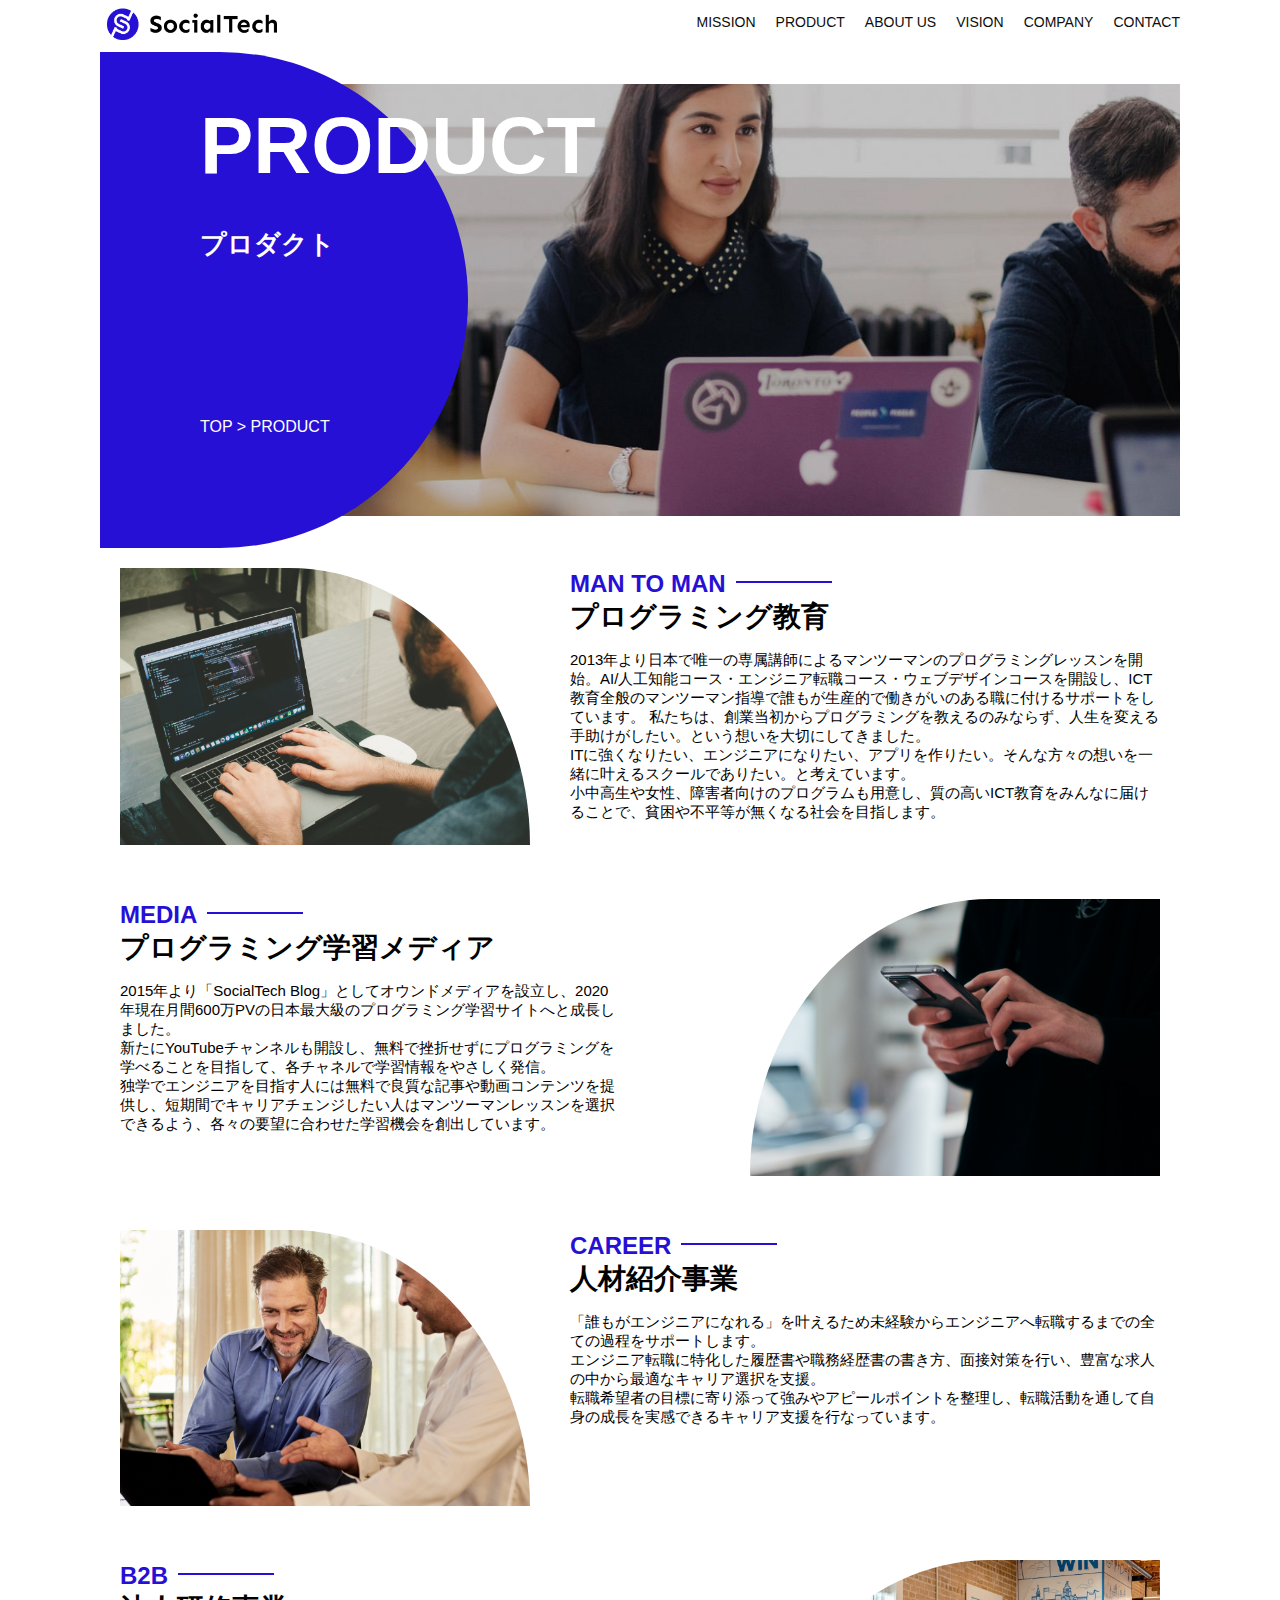
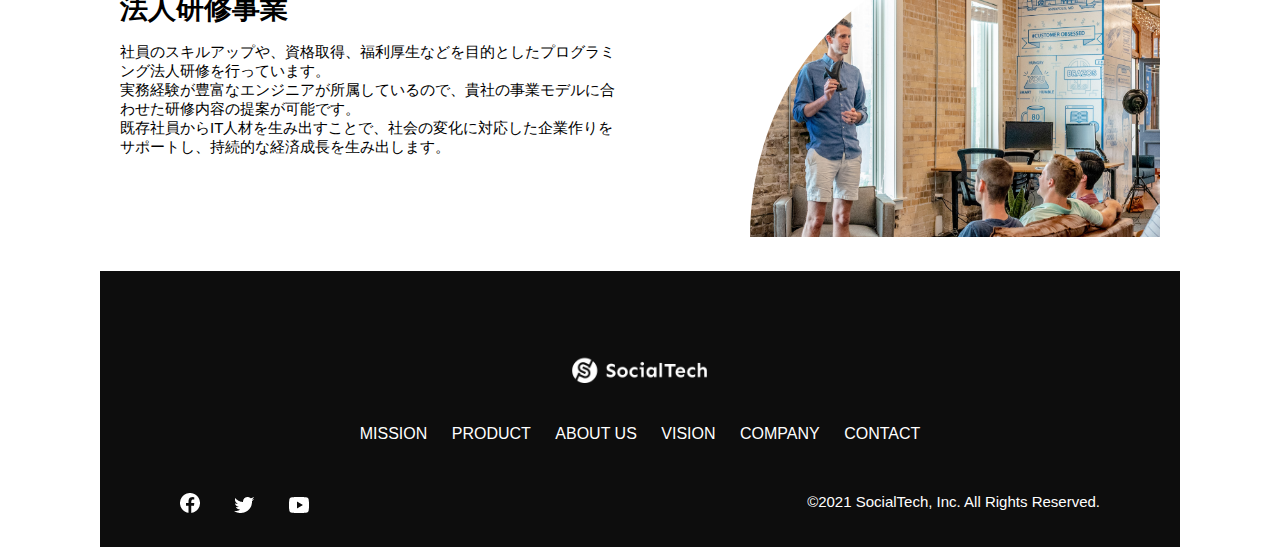
<file: socialtech/product.html>
<!DOCTYPE html>
  <html>
    <head>
      <title>SocialTech -PRODUCT プロダクト-</title>
      <meta charset="utf-8">
      <meta name="description" content="SocialTechの4つのプロダクトを紹介します">
      <meta name="viewport" content="width=device-width, initial-scale=1.0">
      <link rel="stylesheet" href="style.css">
    </head>
  
    <body>
      <!-- ヘッダー -->
      <header>
        <!-- ロゴ -->
        <a href="index.html" id="logo">
          <img src="images/logo.png" alt="トップページに戻る">
        </a>
  
        <!-- PC用ナビゲーション -->
        <nav id="nav-pc">
          <ul>
            <li><a href="mission.html">MISSION</a></li>
            <li><a href="product.html">PRODUCT</a></li>
            <li><a href="index.html#aboutus">ABOUT US</a></li>
            <li><a href="index.html#vision">VISION</a></li>
            <li><a href="index.html#company">COMPANY</a></li>
            <li><a href="index.html#contact">CONTACT</a></li>
          </ul>
        </nav>
  
        <!-- スマホ用メニューボタン -->
        <button id="menu-sp" onclick="document.getElementById('nav-sp').style.display = 'block'">
          <img src="images/button-menu.png" alt="ナビゲーションを開く">
        </button>
  
        <!-- スマホ用ナビゲーション -->
        <div id="nav-sp">
          <button id="close" onclick="document.getElementById('nav-sp').style.display = 'none'">
            <img src="images/button-close.png" alt="ナビゲーションを閉じる">
          </button>
  
          <nav>
            <ul>
              <li>
                <a id="logo-sp" href="index.html" onclick="document.getElementById('nav-sp').style.display = 'none'"><img src="images/logo-sp.png" alt="トップページに戻る"></a>
              </li>
              <li><a class="menu" href="mission.html" onclick="document.getElementById('nav-sp').style.display = 'none'">MISSION</a></li>
              <li><a class="menu" href="product.html" onclick="document.getElementById('nav-sp').style.display = 'none'">PRODUCT</a></li>
              <li><a class="menu" href="index.html#aboutus" onclick="document.getElementById('nav-sp').style.display = 'none'">ABOUT US</a></li>
              <li><a class="menu" href="index.html#vision" onclick="document.getElementById('nav-sp').style.display = 'none'">VISION</a></li>
              <li><a class="menu" href="index.html#company" onclick="document.getElementById('nav-sp').style.display = 'none'">COMPANY</a></li>
              <li><a class="menu" href="index.html#contact" onclick="document.getElementById('nav-sp').style.display = 'none'">CONTACT</a></li>
            </ul>
          </nav>
          <div id="sns">
            <a href="https://www.facebook.com/sejuku2013">
              <img src="images/button-facebook.png" alt="Facebookのリンク">
            </a>
            <a href="https://twitter.com/samuraijuku">
              <img src="images/button-twitter.png" alt="Twitterのリンク">
            </a>
            <a href="https://www.youtube.com/channel/UCCFOQO5aDK0xXam4cUQXT8g">
              <img src="images/button-youtube.png" alt="YouTubeのリンク">
            </a>
          </div>
        </div>
      </header>
  
      <main>
        <article>
          <section id="product-main">
            <div class="product-main-inner">
              <div id="product-title">
                <h1>PRODUCT<br><span>プロダクト</span></h1>
                <p>TOP > PRODUCT</p>
              </div>
            </div>
          </section>

          <section class="product-section product-section-left">
            <div class="product-section-img">
              <img src="images/product/product-mantoman.png" alt="PCでコードを書く男性">
            </div>
            <div class="product-read">
              <h2 class="product-h2">MAN TO MAN</h2>
              <h3 class="product-h3">プログラミング教育</h3>
              <p>
                2013年より日本で唯一の専属講師によるマンツーマンのプログラミングレッスンを開始。AI/人工知能コース・エンジニア転職コース・ウェブデザインコースを開設し、ICT教育全般のマンツーマン指導で誰もが生産的で働きがいのある職に付けるサポートをしています。 私たちは、創業当初からプログラミングを教えるのみならず、人生を変える手助けがしたい。という想いを大切にしてきました。<br>ITに強くなりたい、エンジニアになりたい、アプリを作りたい。そんな方々の想いを一緒に叶えるスクールでありたい。と考えています。<br>小中高生や女性、障害者向けのプログラムも用意し、質の高いICT教育をみんなに届けることで、貧困や不平等が無くなる社会を目指します。
              </p>
            </div>
          </section>
  
          <section class="product-section product-section-right">
            <div class="product-read">
              <h2 class="product-h2">MEDIA</h2>
              <h3 class="product-h3">プログラミング学習メディア</h3>
              <p>2015年より「SocialTech Blog」としてオウンドメディアを設立し、2020年現在月間600万PVの日本最大級のプログラミング学習サイトへと成長しました。<br>新たにYouTubeチャンネルも開設し、無料で挫折せずにプログラミングを学べることを目指して、各チャネルで学習情報をやさしく発信。<br>独学でエンジニアを目指す人には無料で良質な記事や動画コンテンツを提供し、短期間でキャリアチェンジしたい人はマンツーマンレッスンを選択できるよう、各々の要望に合わせた学習機会を創出しています。</p>
            </div>
            <div class="product-section-img">
              <img src="images/product/product-media.png" alt="スマートフォンを操作する人">
            </div>
          </section>
  
          <section class="product-section product-section-left">
            <div class="product-section-img">
              <img src="images/product/product-career.png" alt="笑顔で話し合う2人の男性">
            </div>
            <div class="product-read">
              <h2 class="product-h2">CAREER</h2>
              <h3 class="product-h3">人材紹介事業</h3>
              <p>「誰もがエンジニアになれる」を叶えるため未経験からエンジニアへ転職するまでの全ての過程をサポートします。<br>エンジニア転職に特化した履歴書や職務経歴書の書き方、面接対策を行い、豊富な求人の中から最適なキャリア選択を支援。<br>転職希望者の目標に寄り添って強みやアピールポイントを整理し、転職活動を通して自身の成長を実感できるキャリア支援を行なっています。<br></p>
            </div>
          </section>
  
          <section class="product-section product-section-right">
            <div class="product-read">
              <h2 class="product-h2">B2B</h2>
              <h3 class="product-h3">法人研修事業</h3>
              <p>社員のスキルアップや、資格取得、福利厚生などを目的としたプログラミング法人研修を行っています。<br>実務経験が豊富なエンジニアが所属しているので、貴社の事業モデルに合わせた研修内容の提案が可能です。<br>既存社員からIT人材を生み出すことで、社会の変化に対応した企業作りをサポートし、持続的な経済成長を生み出します。</p>
            </div>
            <div class="product-section-img">
              <img src="images/product/product-b2b.png" alt="講演中の男性とそれを聴く人々">
            </div>
          </section>
        </article>
      </main>
  
      <footer>
        <div id="footer-logo">
          <img src="images/logo-sp.png" alt="SocialTech">
        </div>
        <div id="footer-link">
          <a href="mission.html">MISSION</a>
          <a href="product.html">PRODUCT</a>
          <a href="index.html#aboutus">ABOUT US</a>
          <a href="index.html#vision">VISION</a>
          <a href="index.html#company">COMPANY</a>
          <a href="index.html#contact">CONTACT</a>
        </div>
        <div id="sns-footer">
          <div class="sns-btns">
            <a href="https://www.facebook.com/sejuku2013"><img src="images/button-facebook.png" alt="Facebookのリンク"></a>
            <a href="https://twitter.com/samuraijuku"><img src="images/button-twitter.png" alt="Twitterのリンク"></a>
            <a href="https://www.youtube.com/channel/UCCFOQO5aDK0xXam4cUQXT8g"><img src="images/button-youtube.png" alt="YouTubeのリンク"></a>
          </div>
          <p id="copyright">&copy;2021 SocialTech, Inc. All Rights Reserved.</p>
        </div>
      </footer>
      
    </body>
  </html>
</file>
<file: html-css-kadai_013/style.css>
/* PC、スマホ共通スタイル */
body {
  font-family: "Source Sans Pro", "Hiragino Kaku Gothic ProN", Meiryo, Arial,
    sans-serif;
}

p {
  font-size: 15px;
}

#main-visual>img {
  width: 100%;
}

/*================
PC用のスタイル 
=================*/
@media screen and (min-width: 768px) {
  /* 横幅設定 */
  body {
    max-width: 1080px;
    min-width: 960px;
    margin: 0 auto 0 auto;
  }

  /* ヘッダー */
  header {
    display: flex;
    justify-content: space-between;
  }

  /* ナビゲーションのレイアウト */
  #nav-pc {
    text-align: right;
    font-size: 14px;
    padding-top: 15px;
  }

  /* ナビゲーションのリンクの装飾設定 */
  #nav-pc>a {
    text-decoration: none;
    margin-left: 20px;
  }

  #nav-pc>a:link {
    color: #0d0d0d;
  }

  #nav-pc>a:visited {
    color: #0d0d0d;
  }

  #nav-pc>a:hover {
    color: #0d0d0d;
    text-decoration: underline;
  }

  #nav-pc>a:active {
    color: #0d0d0d;
  }

  #menu-sp {
    display: none;
  }

  #nav-sp {
    display: none;
  }
}

/* SP向けレイアウト */
@media screen and (max-width: 767px) {
  /* PC用ナビゲーションを非表示 */
  body {
    min-width: 375px;
    margin: 0;
  }

  /* PCのナビゲーションを非表示に */
  #nav-pc {
    display: none;
  }

  /* ハンバーガーメニュー */
  #menu-sp {
    float: right;
    padding: 0;
  }

  /* スマホ用ナビゲーション */
  #nav-sp {
    background-color: #ce933e;
    position: absolute;
    left: 0;
    top: 0;
    height: 100%;
    width: 100%;
    display: none;
    z-index: 100;
  }

  #nav-sp ul {
    padding-left: 0;
  }

  #nav-sp li {
    list-style: none;
  }

  /* ×ボタン */
  #close  {
    position: absolute;
    top: 20px;
    right: 20px;
  }

  /* ナビゲーション用ロゴ */
  #logo-sp {
    margin: 80px 0 30px 20px;
  }

  #nav-sp a {
    display: block;
  }

  #nav-sp a:link {
    color: #ffffff;
  }

  #nav-sp a:visited {
    color: #ffffff;
  }

  #nav-sp a:hover {
    color: #ffffff;
    text-decoration: underline;
  }

  #nav-sp a:active {
    color: #ffffff;
  }

  #nav-sp .menu {
    text-decoration: none;
    display: block;
    margin: 0 20px;
    height: 44px;
    font-size: 16px;
    background-image: url("images/arrow.png");
    background-repeat: no-repeat;
    background-position: right top;
  }

}
</file>
<file: socialtech/style.css>
/* PC、スマホ共通スタイル */
 * {
   box-sizing: border-box;
 }
 
 p {
   font-size: 15px;
 }
 
 body {
     max-width: 1080px;
     margin: 0 auto 0 auto;
     font-family: "Source Sans Pro", "Hiragino Kaku Gothic ProN", Meiryo, Arial, sans-serif;
 }

  /* ヘッダー */
  header {
    display: flex;
    justify-content: space-between;
  }

   /* ナビゲーションのレイアウト */
   #nav-pc {
    font-size: 14px;
  }
  
  #nav-pc ul {
    display: flex;
    padding-left: 0;
  }
  
  #nav-pc li {
    list-style: none;
  }
  
  /* ナビゲーションのリンクの装飾設定 */
  #nav-pc a {
    text-decoration: none;
    margin-left: 20px;
    color: #0d0d0d;
  }
  
  #nav-pc a:hover {
    text-decoration: underline;
  }

   /* スマホ用ナビを非表示 */
   #nav-sp,
   #menu-sp {
     display: none;
   }

/* メインビジュアル*/
#main-visual {
  position: relative;
  height: 470px;
}

#main-message {
  position: absolute;
  top: 0;
  left: 0;
  background-color: #2710d5;
  color: #ffffff;
  border-radius: 0 0 476px 0;
  max-width: 620px;
  height: 100%;
  width: 100%;
  z-index: 11;
}

#main-message > h1 {
  font-size: 60px;
  margin: 100px 0 0 50px;
}
#main-message > p { 
  font-size: 28px;
  margin: 0 0 0 50px;
}

#main-visual > img {
  max-width: 620px;
  border-radius: 476px 0 0 0;
  position: absolute;
  top: 0;
  right: 0;
  z-index: 10;
}

/* 見出し */
h2 {
  margin: 40px 0 0 0;
}

h2::after {
  content: url("images/line.png");
  margin-left: 10px;
}

h3 {
  font-size: 27px;
}

/* ミッション */
#mission {
  margin: 80px auto 80px auto;
}

#mission-flex {
  display: flex;
}

#mission-flex > div {
  width: 50%;
  margin: 20px;
}

#mission-photo {
  width: 100%;
}

#s2dgs {
  margin-top: 50px;
  width: 100%;
}

 /* プロダクト */
 #product {
  background-color: #fafafa;
  margin: 80px 0 80px 0;
  padding: 10px 40px 0px 40px;
}

/* 外枠 */
#product .product-flex {
  margin-top: 40px;
  display: flex;
}

/* 左のカラム */
#product-left {
  width: 50%;
  margin-right: 20px;
}

/* 右のカラム */
#product-right {
  width: 50%;
  margin-left: 20px;
  margin-top: 80px;
}

/* 画像＋説明の枠 */
#product-left > div {
  position: relative;
  height: 480px;
  margin-right: 20px;
}
#product-right > div {
  position: relative;
  height: 480px;
  margin-left: 20px;
}

/* 画像 */
.product-photo {
  width: 100%;
}

/* 説明文の枠 */
.product-explain {
  background-color: #ffffff;
  position: absolute;
  left: 0;
  bottom: 50px;
  margin: 0 40px 0 40px;
  padding: 20px;
  box-shadow: 5px 5px 10px rgba(0, 0, 0, 0.05);
}

/* 説明文の英語 */
.product-explain > span {
  color: #2710d5;
  font-weight: bold;
  font-size: 16px;
  margin: 0;
}

/* 説明文の見出し */
.product-explain > h3 {
  margin: 5px 0 5px 0;
}

/* 説明文 */
.product-explain > p {
  font-size: 14px;
  margin: 0;
}

/* もっと見るボタン */
#product-more {
  text-align: center;
}

#product-more a {
  position: relative;
  bottom: -42px;
}

/* ABOUT US */
#aboutus {
  margin: 80px auto 80px auto;
}

/* 3つの組織文化と画像を入れる枠 */
#aboutus > div {
  display: flex;
}

/* 画像 */
.culture-img {
  width: 50%;
  align-self: flex-start;
}

.culture-img2 {
  margin-top: 50px;
  width: 100%;
}

 /* 3つの組織文化の表 */
 .culture-table {
  margin-right: 50px;
}

/* 番号 */
.culture-num {
  font-size: 80px;
  color: #2710d5;
  padding: 0 20px 0 0;
}

/* 見出し */
.culture-table th {
  text-align: left;
  font-size: 28px;
  font-weight: bold;
}

/* 組織文化英語 */
.culture-en {
  color: #2710d5;
  font-size: 24px;
}

/* 説明文 */
.culture-description {
  margin: 0;
}

 /* ビジョン */
 #vision {
  margin: 80px auto 80px auto;
}

/* セクション内の外枠*/
#vision > div {
  display: flex;
  justify-content: space-between;
  flex-wrap: wrap;
}

/*7つの行動指針の枠*/
.vision-box {
  width: 300px;
  height: 300px;
  margin-bottom: 30px;
  position: relative;
}

.vision-box > img {
  width: 100%;
  position: relative;
  z-index: 30;
}

.vision-box > div {
  position: absolute;
  top: 0;
  left: 0;
  z-index: 31;
  margin-right: 20px;
}

.vision-box > div > h4 {
  color: #2710d5;
  font-size: 19px;
  margin: 80px 0 0 0;
}

.vision-box > div > h4::first-letter {
  font-size: 40px;
}

.vision-box > div > h5 {
  font-size: 20px;
  margin: 0 0 0 0;
}

.vision-box > div > p {
  margin: 10px 0 0 0;
}

/* 会社概要 */
#company {
  margin: 80px auto 80px auto;
}

#company-table {
  width: 100%;
}

.tableheader {
  text-align: left;
  padding: 20px;
  border-bottom-color: #2710d5;
  border-bottom-width: 1px;
  border-bottom-style: solid;
  width: 100px;
}

.tableheader-first {
  border-top-color: #2710d5;
  border-top-width: 1px;
  border-top-style: solid;
}

.cell {
  padding: 30px;
  border-bottom-color: #ececec;
  border-bottom-width: 1px;
  border-bottom-style: solid;
}

.cell-first {
  border-top-color: #ececec;
  border-top-width: 1px;
  border-top-style: solid;
}

#company > iframe {
  width: 100%;
  height: 368px;
  margin-top: 40px;
}

 /* お問い合わせ */
 #contact {
  margin: 80px auto 80px auto;
}

/* 外枠 */
#contact > form > div {
  display: flex;
  flex-direction: row;
  flex-wrap: wrap;
  padding-bottom: 30px;
}

/* 左列の見出し */
.contact-heading {
  width: 240px;
  align-self: center;
}
/* 見出しのラベル */
.contact-label {
  font-weight: bold;
}
/* 必須 */
.contact-span {
  color: #ce2222;
  margin: 0 0 0 20px;
  font-weight: bold;
}

 /* テキストボックス */
 .contact-textbox {
  border-top: 0px;
  border-left: 0px;
  border-right: 0px;
  border-bottom-width: 1px;
  border-bottom-color: #707070;
  border-style: solid;
  background-color: #fafafa;
  width: 400px;
  height: 56px;
}

/* お問い合わせ内容のテキストエリア */
.contact-textarea {
  border-top: 0px;
  border-left: 0px;
  border-right: 0px;
  border-bottom-width: 1px;
  border-bottom-color: #707070;
  background-color: #fafafa;
  width: 400px;
  height: 200px;
}

* 個人情報の取り扱い */
  #contact dt {
    font-weight: bold;
  }
  
  #contact dd {
    margin: 0 0 16px 0;
  }
  
  #contact dd p {
    margin: 0;
  }
  
  #contact dd ul {
    padding-left: 0;
  }
  
  #contact dd li {
    margin-bottom: 0;
    list-style: none;
  }

  /* フッター */
  footer {
    background-color: #0d0d0d;
    text-align: center;
    padding: 80px 80px 30px 80px;
  }
  
  #footer-logo {
    margin-bottom: 30px;
  }

  #footer-link {
    margin-bottom: 50px;
  }
  
  #footer-link > a {
    text-decoration: none;
    margin: 10px;
    color: #ffffff;
  }
  
  #footer-link > a:hover {
    text-decoration: underline;
  }

  #sns-footer {
    display: flex;
    justify-content: space-between;
    text-align: left;
  }
  
  #sns-footer a {
    margin-right: 30px;
  }
  
  #copyright {
    color: #ffffff;
    margin: 0;
  }

  /* mission.html用スタイル */
  /* ミッションのメインビジュアル */
  .mission-main-inner {
    background-image: url("images/mission/mission-main.png");
    background-repeat: no-repeat;
    background-position-y: center;
  }
  
  #mission-title {
    background-color: #2710d5;
    width: 368px;
    color: #ffffff;
    height: 496px;
    border-radius: 0 248px 248px 0;
    position: relative;
  }
  
  #mission-title h1 {
    position: absolute;
    top: 0;
    left: 100px;
    font-size: 80px;
    line-height: 1;
  }
  
  #mission-title h1 span {
    font-size: 26px;
  }
  
  #mission-title > p {
    position: absolute;
    top: 350px;
    left: 100px;
    font-size: 16px;
  }

  /* ミッションページ　S2DGSの設定 */
  #mission-s2dgs {
    padding: 20px;
  }
  
  .mission-h2 {
    color: #2710d5;
    font-size: 40px;
  }
  
  .mission-h2::after {
    content: none;
  }

  /* ミッションページ　5つのゴールの設定 */
  #mission-five-goals {
    padding: 20px;
    display: flex;
  }
  
  #mission-five-goals .five-goals-image {
    width: 30%;
    padding: 20px;
  }
  
  #mission-five-goals .five-goals-image img {
    width: 100%;
  }
  
  #mission-five-goals .five-goals-read {
    width: 70%;
    padding: 20px;
  }
  
  #mission-five-goals .five-goals-read > div {
    margin-bottom: 40px;
  }
  
  .fivegoals-image-right {
    float: right;
    margin: 20px;
  }
  
  .fivegoals-image-left {
    float: left;
    margin: 20px;
  }
  
  .fivegoals-number {
    color: #2710d5;
    font-size: 48px;
    font-weight: bold;
    margin: 0;
  }
  
  .fivegoals-h3 {
    font-size: 28px;
    margin: 0;
  }
  
  .fivegoals-p {
    margin: 0;
  }

   /* プロダクトページ */
   .product-main-inner {
    background-image: url("images/product/product-main.png");
    background-repeat: no-repeat;
    background-position-y: center;
  }
  
  #product-title {
    background-color: #2710d5;
    width: 368px;
    color: #ffffff;
    height: 496px;
    border-radius: 0 248px 248px 0;
    position: relative;
  }
  
  #product-title h1 {
    position: absolute;
    top: 0;
    left: 100px;
    font-size: 80px;
    line-height: 1;
  }
  
  #product-title h1 span {
    font-size: 26px;
  }
  
  #product-title > p {
    position: absolute;
    top: 350px;
    left: 100px;
    font-size: 16px;
  }

  /* セクション */
  .product-section {
    display: flex;
    padding: 20px 20px 0;
  }
  
  .product-section .product-section-img {
    width: 450px;
  }
  
  /* 左が画像のセクション*/
  .product-section-left .product-section-img img {
    width: 100%;
    padding: 0 40px 30px 0;
    border-radius: 0 432px 0 0;
  }
  
  .product-section-left .product-read {
    width: 50%;
    flex-grow: 1;
  }
  
  .product-section-left .product-read p {
    margin-bottom: 0;
  }
  
  /* 右が画像のセクション*/
  .product-section-right {
    justify-content: space-between;
  }
  
  .product-section-right .product-section-img img {
    width: 100%;
    padding: 0 0 30px 40px;
    border-radius: 432px 0 0 0;
  }
  
  .product-section-right .product-read {
    width: 500px;
  }
  
  .product-h2 {
    color: #2710d5;
    font-size: 24px;
    margin: 0;
  }
  
  .product-h3 {
    font-size: 28px;
    margin: 0;
  }

    /*====================
   スマートフォン用のスタイル
  =====================*/
  @media screen and (max-width: 767px) {
    /* PC用ナビゲーション非表示 */
    #nav-pc {
      display: none;
    }
  
    /* ハンバーガーメニュー */
    #menu-sp {
      display: block;
      background-color: transparent;
      float: right;
      padding: 0;
      border: none;
    }
  
    /* スマホ用ナビゲーションの表示切替*/
    /* 初期状態、レイアウトと非表示設定 */
    #nav-sp {
      background-color: #2710d5;
      position: fixed;
      left: 0;
      top: 0;
      height: 100%;
      width: 100%;
      display: none;
      z-index: 100;
    }

     /* ×ボタン */
     #close {
      position: absolute;
      top: 20px;
      right: 20px;
      background-color: transparent;
      border: none;
    }
  
    #nav-sp nav ul {
      padding-left: 0;
    }
  
    #nav-sp nav li {
      list-style: none;
    }
  
    /* ナビゲーションメニュー用ロゴ */
    #logo-sp {
      margin: 80px 0 30px 20px;
    } 

     /* ナビゲーションのリンクの装飾設定 */
   #nav-sp nav a {
    display: block;
    color: #ffffff;
  }
 
  #nav-sp nav a:hover {
     text-decoration: underline;
   }
 
   #nav-sp .menu {
     text-decoration: none;
     margin: 0 20px 0 20px;
     height: 44px;
     font-size: 16px;
     background-image: url("images/arrow.png");
     background-repeat: no-repeat;
     background-position: right top;
   }

   #sns {
    position: absolute;
    bottom: 20px;
    left: 20px;
  }

  #sns > a {
    margin-right: 30px;
  }

   /* メインビジュアル */
   #main-visual {
    position: relative;
    height: 470px;
  }

  #main-visual > div {
    text-align: center;
    height: 280px;
  }

  #main-visual h1 {
    font-size: 28px;
    margin: 90px 0 0 0;
  }

  #main-visual > div > p {
    margin: 0;
    font-size: 15px;
  }

  #main-visual > img {
    width: 100%;
    border-radius: 476px 0 0 0;
    top: auto;
    bottom: 0;
  }

  /*見出し*/
  h2 {
    margin: 15px 0 15px 0;
  }
  
  h3 {
    font-size: 24px;
    margin: 10px 0 0 0;
  }

   /* ミッション */
   #mission {
    margin: 20px 0 20px 0;
    padding: 0 20px 0 20px;
  }

  #mission-flex {
    flex-direction: column;
  }

  #mission-flex > div {
  width: 100%;
  margin: 0;
  }

   /* プロダクト */
   #product {
    margin: 0;
    padding: 10px 20px 0 20px;
  }

  /* 外枠 */
  #product .product-flex {
    flex-direction: column;
    margin-top: 0;
  }

  /* 左右のカラム　スマホでは縦並び */
  #product-left,
  #product-right {
    width: 100%;
    margin: 0;
  }

   /*  画像＋説明の枠 */
   #product-left > div,
   #product-right > div {
     height: auto;
     margin: 0;
   }
 
   /* 説明文の枠 */
   .product-explain {
     position: relative;
     margin: 0;
   }
 
   .product-explain > h3 {
     margin: 10px 0 10px 0;
     font-size: 24px;
   }
 
  /* もっと見るボタン */
    #product-more {
      text-align: left;
    }

      /* ABOUT US */
      #aboutus {
        margin: 80px 20px 80px 20px;
      }
    
      #aboutus > div {
        flex-direction: column;
     }
    
      .culture-table th {
        font-size: 16px;
      }
    
      .culture-table {
        margin-right: 0;
        padding-right: 20px;
        order: 2;
      }
    
      .culture-img {
        width: 100%;
        order: 1;
      }
    
      .culture-img2 {
        margin-top: 0;
      }
    
      .culture-num {
        padding: 0;
      }
    
      .culture-description {
        margin: 0;
      }

       /* ビジョン */
    #vision {
      margin: 80px 20px 80px 20px;
    }
  
    .vision-box > img {
      position: absolute;
      top: 0;
      left: 0;
    }
  
    .vision-box > div > h4 {
      margin: 60px 0 0 0;
    }

    /*会社概要*/
    #company {
      margin: 0 20px 0 20px;
    }
  
    #company > h3 {
      margin-bottom: 20px;
    }
 
   .tableheader {
      width: 50px;
    }
  
    .cell {
      padding: 20px;
    }
  
    #company > iframe {
      height: 240px;
    }
    
    /* お問い合わせ */
    #contact {
      margin: 80px 20px 80px 20px;
    }
  
    #contact > h3 {
      margin-bottom: 20px;
    }
  
    #contact > form > div {
      flex-direction: column;
      margin-bottom: 20px;
    }
  
    .contact-heading {
      align-self: auto;
      margin-bottom: 20px;
    }
 
   .contact-textbox {
      min-width: 300px;
      width: 100%;
    }
  
    .contact-textarea {
      height: 150px;
      width: 100%;
    }
  
    .radiobutton {
      margin-bottom: 20px;
    }

    /* フッター */
    footer {
      padding: 30px 20px 50px 20px;
      text-align: left;
    }
  
    #footer-link > a {
      margin: 0 20px 30px 0;
      display: block;
      background-image: url("images/arrow.png");
      background-repeat: no-repeat;
      background-position: right top;
    }
  
    #footer-link > a:hover {
      text-decoration: underline;
    }
  
    #sns-footer {
      flex-direction: column;
      justify-content: flex-start;
    }
  
    #copyright {
      font-size: 12px;
      margin-top: 30px;
    }

    /* mission.html用スタイル */
    /* ミッションのメインビジュアル */
    #mission-main {
      height: 256px;
      margin-top: 4%;
      position: relative;
    }
  
    .mission-main-inner {
      height: 80%;
      background-size: cover;
    }
  
    #mission-title {
      width: 136px;
      height: 256px;
      position: absolute;
      top: -10%;
    }
  
    #mission-title h1 {
      left: 20px;
      font-size: 40px;
    }
  
    #mission-title h1 span {
      font-size: 18px;
    }
  
    #mission-title > p {
      top: 180px;
      left: 20px;
      font-size: 13px;
    }

     /* ミッションページ　S2DGSの設定 */
     .mission-h2 {
      font-size: 38px;
      margin: 0px;
    }
  
    .mission-h2::after {
      content: none;
    }
  
    #mission-s2dgs > img {
      width: 100%;
    }

    /* ミッションページ　5つのゴールの設定 */
    #mission-five-goals {
      flex-direction: column;
    }
  
    #mission-five-goals > div {
      padding: 0;
    }
  
    #mission-five-goals .five-goals-image,
    #mission-five-goals .five-goals-read {
      width: 100%;
      padding: 0;
    }
  
    #mission-five-goals .five-goals-read > div {
      display: flex;
      flex-direction: column;
    }
  
    .fivegoals-image-right,
    .fivegoals-image-left {
      align-self: center;
    }

      /* プロダクトページ */
      #product-main {
        height: 256px;
        margin-top: 4%;
        position: relative;
      }
    
      .product-main-inner {
        height: 80%;
        background-size: cover;
      }
    
      #product-title {
        width: 136px;
        height: 256px;
        position: absolute;
        top: -10%;
      }
      
      #product-title h1 {
        left: 20px;
        font-size: 40px;
      }
    
      #product-title h1 span {
        font-size: 18px;
      }
    
      #product-title > p {
        top: 180px;
        left: 20px;
        font-size: 13px;
      }

       /* セクション */
    .product-section {
      flex-direction: column;
    }
  
    .product-section .product-section-img {
      width: 100%;
    }
    
    .product-section .product-section-img img {
      width: 100%;
      padding: 0;
    }
  
    /* 左が画像のセクション*/
    .product-section-left .product-section-img img {
      border-radius: 0 300px 0 0;
    }
  
    .product-section-left .product-read {
      width: 100%;
      flex-grow: 1;
    }
  
    /* 右が画像のセクション*/
    .product-section-right .product-section-img img {
      order: 1;
      border-radius: 300px 0 0 0;
    }
  
    .product-section-right .product-read {
      order: 2;
      width: 100%;
    }


    }
</file>
